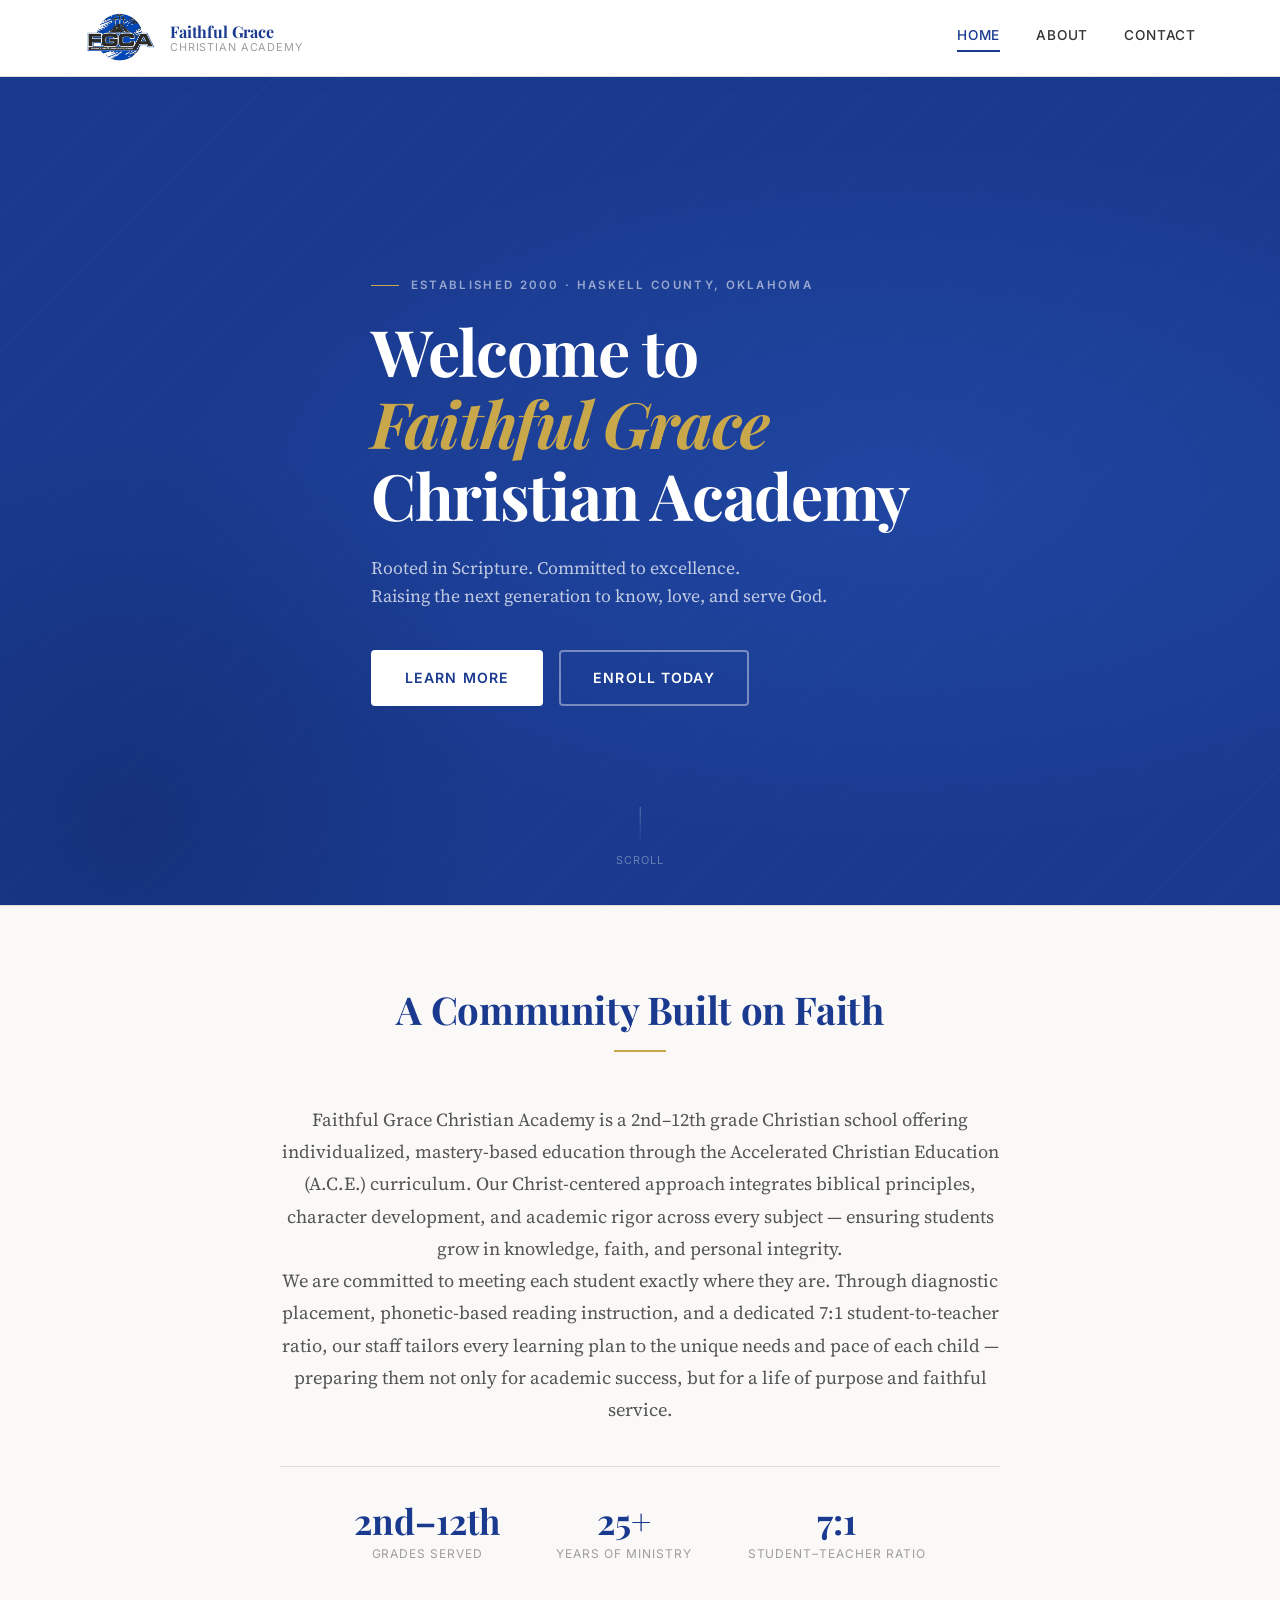
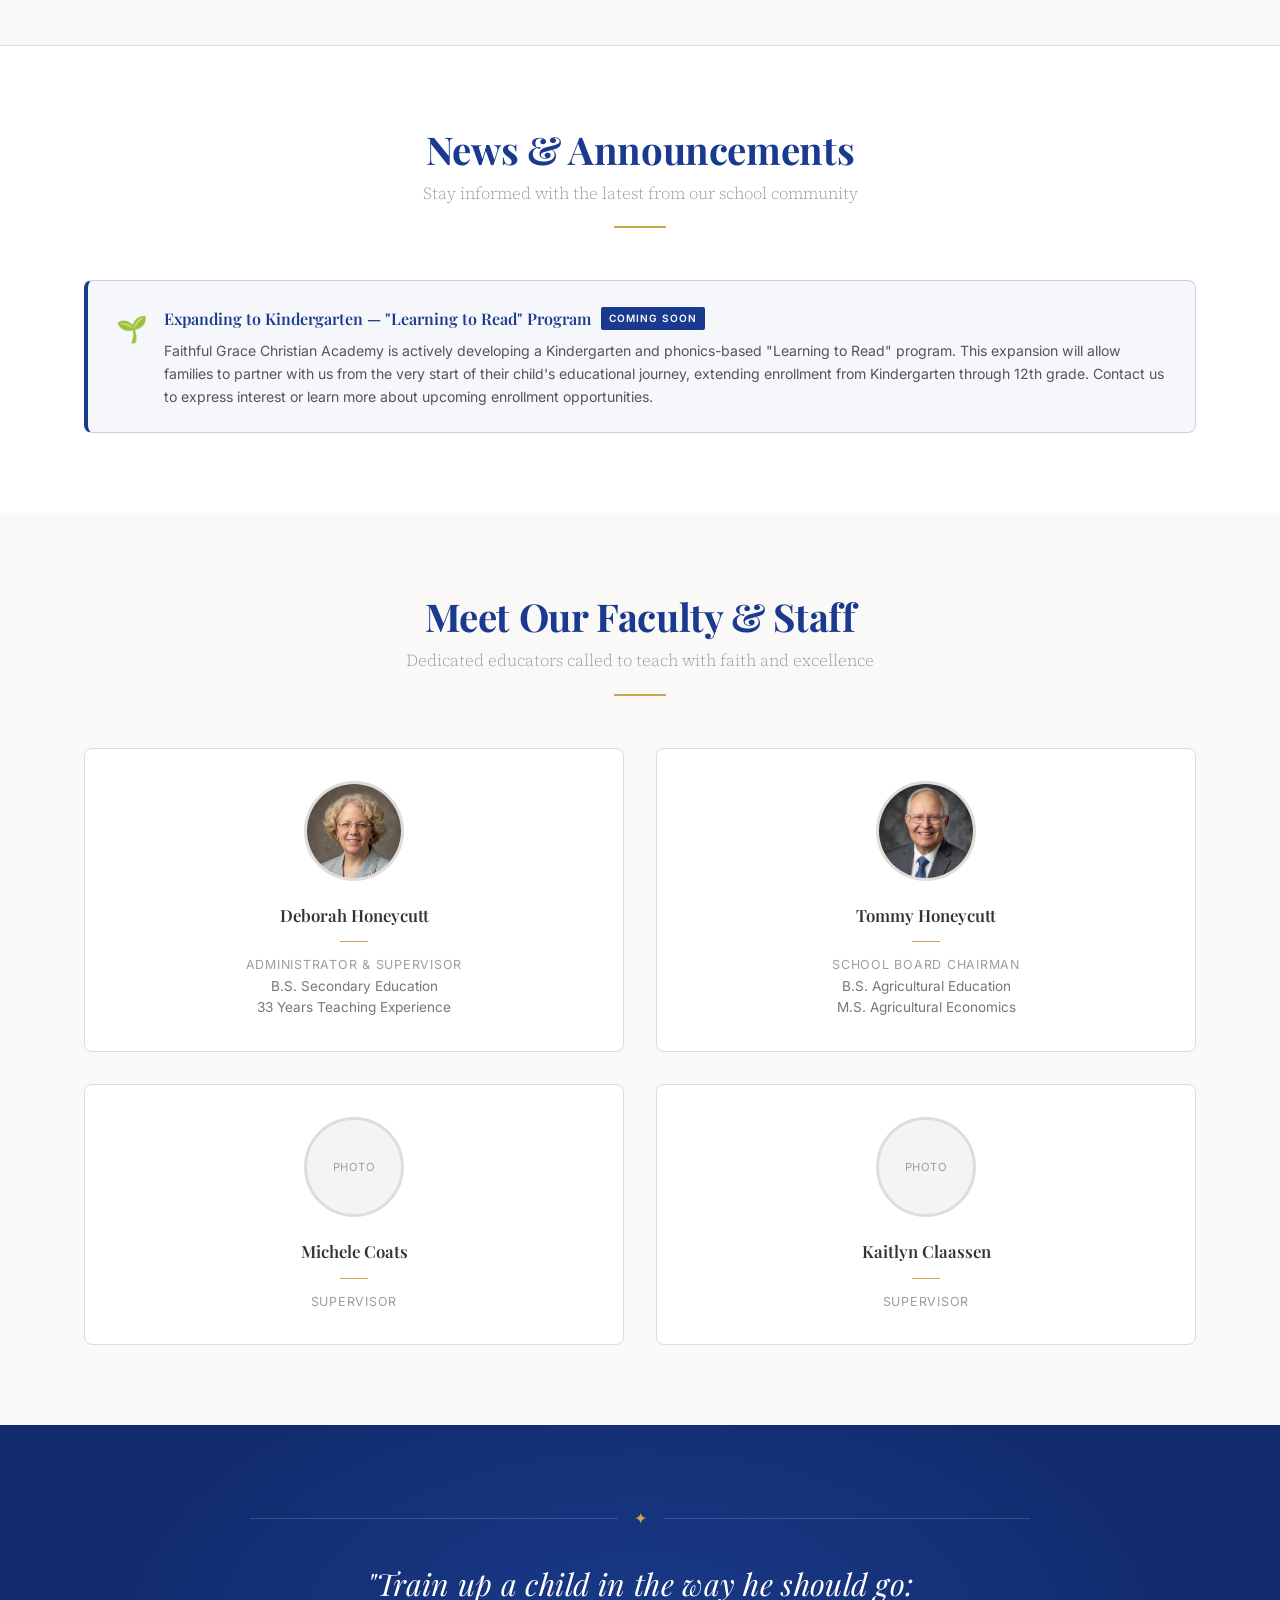
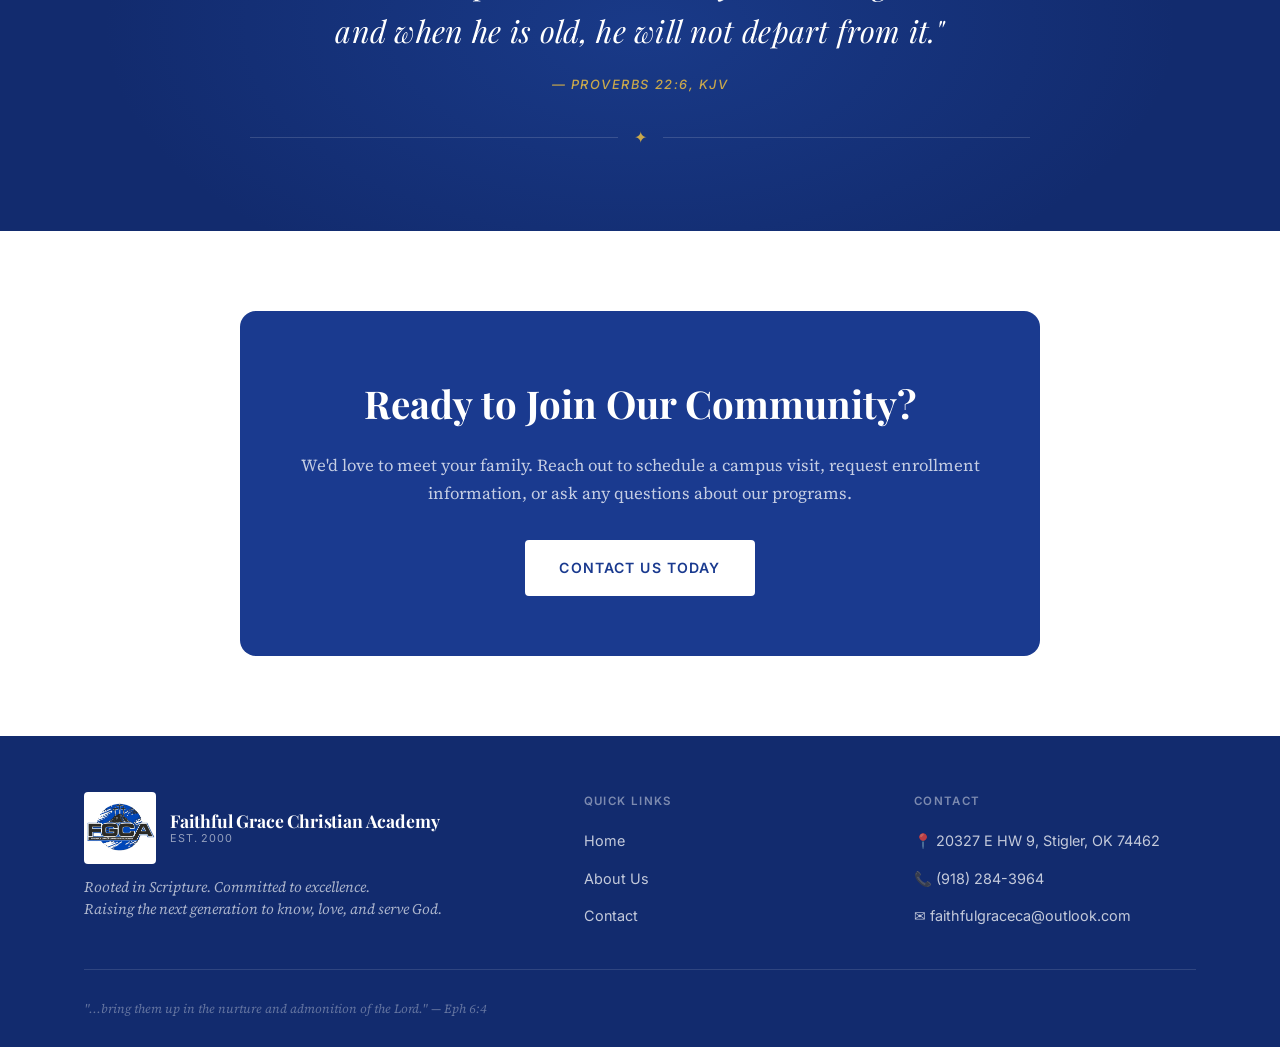
<file: index.html>
<!DOCTYPE html>
<html lang="en">
<head>
  <meta charset="UTF-8" />
  <meta name="viewport" content="width=device-width, initial-scale=1.0" />
  <meta name="description" content="Faithful Grace Christian Academy — nurturing minds and faith in a Christ-centered learning environment." />
  <title>Home | Faithful Grace Christian Academy</title>
  <link rel="icon" href="School_Logo.png" type="image/png">
  <link rel="stylesheet" href="styles.css" />
  <link rel="preconnect" href="https://fonts.googleapis.com" />
  <link rel="preconnect" href="https://fonts.gstatic.com" crossorigin />
</head>
<body>

  <!-- ============================================================
       SITE HEADER
       ============================================================ -->
  <header class="site-header">
    <div class="container">
      <div class="header-inner">

        <!-- Logo -->
        <a href="index.html" class="site-logo" aria-label="Faithful Grace Christian Academy — Home">
          <div class="logo-mark" aria-hidden="true">
			<img src="School_Logo.png" alt="Faithful Grace Christian Academy" class="logo-img">
		  </div>
          <div class="logo-text">
            <span class="logo-name">Faithful Grace</span>
            <span class="logo-sub">Christian Academy</span>
          </div>
        </a>

        <!-- Desktop Navigation -->
        <nav class="site-nav" aria-label="Main navigation">
          <a href="index.html" class="active">Home</a>
          <a href="about.html">About</a>
          <a href="contact.html">Contact</a>
        </nav>

        <!-- Hamburger Toggle (mobile) -->
        <button class="nav-toggle" id="navToggle" aria-label="Open navigation menu" aria-expanded="false" aria-controls="mobileNav">
          <span></span>
          <span></span>
          <span></span>
        </button>

      </div><!-- /.header-inner -->
    </div><!-- /.container -->

    <!-- Mobile Navigation -->
    <nav class="mobile-nav" id="mobileNav" aria-label="Mobile navigation">
      <a href="index.html">Home</a>
      <a href="about.html">About</a>
      <a href="contact.html">Contact</a>
    </nav>
  </header>

  <!-- ============================================================
       MAIN CONTENT
       ============================================================ -->
  <main>

    <!-- --------------------------------------------------------
         HERO SECTION
         -------------------------------------------------------- -->
    <section class="home-hero" aria-label="Welcome banner">
      <div class="home-hero-bg" aria-hidden="true"></div>
      <div class="container">
        <div class="home-hero-content">
          <p class="hero-eyebrow">Established 2000 · Haskell County, Oklahoma</p>
          <h1>Welcome to<br /><em>Faithful Grace</em><br />Christian Academy</h1>
          <p class="hero-motto">
            Rooted in Scripture. Committed to excellence.<br />
            Raising the next generation to know, love, and serve God.
          </p>
          <div class="hero-actions">
            <a href="about.html" class="btn btn-primary">Learn More</a>
            <a href="contact.html" class="btn" style="background:transparent;color:#fff;border-color:rgba(255,255,255,0.4);">Enroll Today</a>
          </div>
        </div>
      </div>
      <div class="hero-scroll" aria-hidden="true">
        <div class="scroll-line"></div>
        <span>Scroll</span>
      </div>
    </section>

    <!-- --------------------------------------------------------
         ABOUT SNAPSHOT
         -------------------------------------------------------- -->
    <section class="about-snapshot section-py" aria-labelledby="snapshot-heading">
      <div class="container">
        <div class="snapshot-inner">
          <div class="section-header">
            <h2 class="section-title" id="snapshot-heading">A Community Built on Faith</h2>
            <span class="rule"></span>
          </div>
          <p>
            Faithful Grace Christian Academy is a 2nd–12th grade Christian school offering
            individualized, mastery-based education through the Accelerated Christian Education
            (A.C.E.) curriculum. Our Christ-centered approach integrates biblical principles,
            character development, and academic rigor across every subject — ensuring students
            grow in knowledge, faith, and personal integrity.
          </p>
          <p>
            We are committed to meeting each student exactly where they are. Through diagnostic
            placement, phonetic-based reading instruction, and a dedicated 7:1 student-to-teacher
            ratio, our staff tailors every learning plan to the unique needs and pace of each
            child — preparing them not only for academic success, but for a life of purpose and
            faithful service.
          </p>

          <!-- Snapshot stats -->
          <div class="snapshot-stats">
            <div class="stat-item">
              <div class="stat-num">2nd–12th</div>
              <div class="stat-label">Grades Served</div>
            </div>
            <div class="stat-item">
              <div class="stat-num">25+</div>
              <div class="stat-label">Years of Ministry</div>
            </div>
            <div class="stat-item">
              <div class="stat-num">7:1</div>
              <div class="stat-label">Student–Teacher Ratio</div>
            </div>
          </div>

        </div>
      </div>
    </section>

    <!-- --------------------------------------------------------
         ANNOUNCEMENTS / HIGHLIGHTS (3 Cards)
         -------------------------------------------------------- -->
    <section class="announcements section-py" aria-labelledby="announce-heading">
      <div class="container">
        <div class="section-header">
          <h2 class="section-title" id="announce-heading">News &amp; Announcements</h2>
          <p class="section-subtitle">Stay informed with the latest from our school community</p>
          <span class="rule"></span>
        </div>

                <!-- Expansion Callout: K Program Coming Soon -->
        <div class="expansion-callout" role="note" aria-label="Upcoming program expansion">
          <span class="expansion-callout-icon" aria-hidden="true">🌱</span>
          <div>
            <h4>
              Expanding to Kindergarten — "Learning to Read" Program
              <span class="soon-badge">Coming Soon</span>
            </h4>
            <p>
              Faithful Grace Christian Academy is actively developing a Kindergarten and
              phonics-based "Learning to Read" program. This expansion will allow families
              to partner with us from the very start of their child's educational journey,
              extending enrollment from Kindergarten through 12th grade. Contact us to
              express interest or learn more about upcoming enrollment opportunities.
            </p>
          </div>
        </div>
      </div>
    </section>

    <!-- --------------------------------------------------------
         STAFF SECTION
         -------------------------------------------------------- -->
    <section class="staff-section section-py" aria-labelledby="staff-heading">
      <div class="container">
        <div class="section-header">
          <h2 class="section-title" id="staff-heading">Meet Our Faculty &amp; Staff</h2>
          <p class="section-subtitle">Dedicated educators called to teach with faith and excellence</p>
          <span class="rule"></span>
        </div>

        <div class="staff-grid">

          <!-- Staff Card 1 -->
          <article class="staff-card">
            <div>
				<img src="DH_Headshot.jpg" alt="Deborah Honeycutt" class="staff-photo">
			</div>
            <div class="staff-name">Deborah Honeycutt</div>
            <div class="staff-divider" aria-hidden="true"></div>
            <div class="staff-title">Administrator &amp; Supervisor</div>
            <p class="staff-bio">B.S. Secondary Education<br>33 Years Teaching Experience</p>
          </article>

          <!-- Staff Card 2 -->
          <article class="staff-card">
            <div>
				<img src="TH_Headshot.jpg" alt="Deborah Honeycutt" class="staff-photo">
			</div>
            <div class="staff-name">Tommy Honeycutt</div>
            <div class="staff-divider" aria-hidden="true"></div>
            <div class="staff-title">School Board Chairman</div>
            <p class="staff-bio">B.S. Agricultural Education<br>M.S. Agricultural Economics</p>
          </article>

          <!-- Staff Card 3 -->
          <article class="staff-card">
            <div class="staff-photo" aria-label="Staff Photo Placeholder">Photo</div>
            <div class="staff-name">Michele Coats</div>
            <div class="staff-divider" aria-hidden="true"></div>
            <div class="staff-title">Supervisor</div>
          </article>

          <!-- Staff Card 4 -->
          <article class="staff-card">
            <div class="staff-photo" aria-label="Staff Photo Placeholder">Photo</div>
            <div class="staff-name">Kaitlyn Claassen</div>
            <div class="staff-divider" aria-hidden="true"></div>
            <div class="staff-title">Supervisor</div>
          </article>

        </div><!-- /.staff-grid -->
      </div>
    </section>

    <!-- --------------------------------------------------------
         BIBLE VERSE BANNER
         -------------------------------------------------------- -->
    <section class="verse-banner section-py" aria-label="Scripture verse">
      <div class="container">
        <div class="verse-banner-inner">

          <div class="verse-rule-top" aria-hidden="true">
            <span>✦</span>
          </div>

          <blockquote>
            <p class="verse-text">
              "Train up a child in the way he should go:<br />
               and when he is old, he will not depart from it."
            </p>
            <cite class="verse-ref">— Proverbs 22:6, KJV</cite>
          </blockquote>

          <div class="verse-rule-bottom" aria-hidden="true">
            <span>✦</span>
          </div>

        </div>
      </div>
    </section>

    <!-- --------------------------------------------------------
         CALL TO ACTION — ENROLLMENT / CONTACT
         -------------------------------------------------------- -->
    <section class="cta-section section-py" aria-labelledby="cta-heading">
      <div class="container">
        <div class="cta-box">
          <h2 id="cta-heading">Ready to Join Our Community?</h2>
          <p>
            We'd love to meet your family. Reach out to schedule a campus visit,
            request enrollment information, or ask any questions about our programs.
          </p>
          <a href="contact.html" class="btn btn-primary">Contact Us Today</a>
        </div>
      </div>
    </section>

  </main>

  <!-- ============================================================
       SITE FOOTER
       ============================================================ -->
  <footer class="site-footer" aria-label="Site footer">
    <div class="container">
      <div class="footer-grid">

        <!-- Brand column -->
        <div class="footer-brand">
          <div class="site-logo">
            <div class="logo-mark" aria-hidden="true">
				<img src="School_Logo.png" alt="Faithful Grace Christian Academy" class="logo-img">
			</div>
            <div class="logo-text">
              <span class="logo-name">Faithful Grace Christian Academy</span>
              <span class="logo-sub">Est. 2000</span>
            </div>
          </div>
          <p class="footer-tagline">Rooted in Scripture. Committed to excellence.<br />Raising the next generation to know, love, and serve God.</p>
        </div>

        <!-- Quick Links -->
        <div class="footer-col">
          <h4>Quick Links</h4>
          <ul>
            <li><a href="index.html">Home</a></li>
            <li><a href="about.html">About Us</a></li>
            <li><a href="contact.html">Contact</a></li>
          </ul>
        </div>

        <!-- Contact Info -->
        <div class="footer-col">
          <h4>Contact</h4>
          <ul>
            <li><a href="https://maps.app.goo.gl/BbYE9xfXqpPF81os6", target="_blank">📍 20327 E HW 9, Stigler, OK 74462</a></li>
            <li><a href="tel:+19182843964">📞 (918) 284-3964</a></li>
            <li><a href="mailto:faithfulgraceca@outlook.com">✉ faithfulgraceca@outlook.com</a></li>
          </ul>
        </div>

      </div><!-- /.footer-grid -->

      <div class="footer-bottom">
        <p class="footer-verse">"...bring them up in the nurture and admonition of the Lord." — Eph 6:4</p>
      </div>
    </div>
  </footer>

  <!-- ============================================================
       VANILLA JS — MOBILE NAV TOGGLE
       ============================================================ -->
  <script>
    (function () {
      var toggle = document.getElementById('navToggle');
      var mobileNav = document.getElementById('mobileNav');

      toggle.addEventListener('click', function () {
        var isOpen = mobileNav.classList.toggle('open');
        toggle.classList.toggle('open', isOpen);
        toggle.setAttribute('aria-expanded', isOpen);
        toggle.setAttribute('aria-label', isOpen ? 'Close navigation menu' : 'Open navigation menu');
      });

      // Close mobile nav if a link is clicked
      mobileNav.querySelectorAll('a').forEach(function (link) {
        link.addEventListener('click', function () {
          mobileNav.classList.remove('open');
          toggle.classList.remove('open');
          toggle.setAttribute('aria-expanded', 'false');
          toggle.setAttribute('aria-label', 'Open navigation menu');
        });
      });
    })();
  </script>

</body>
</html>
</file>
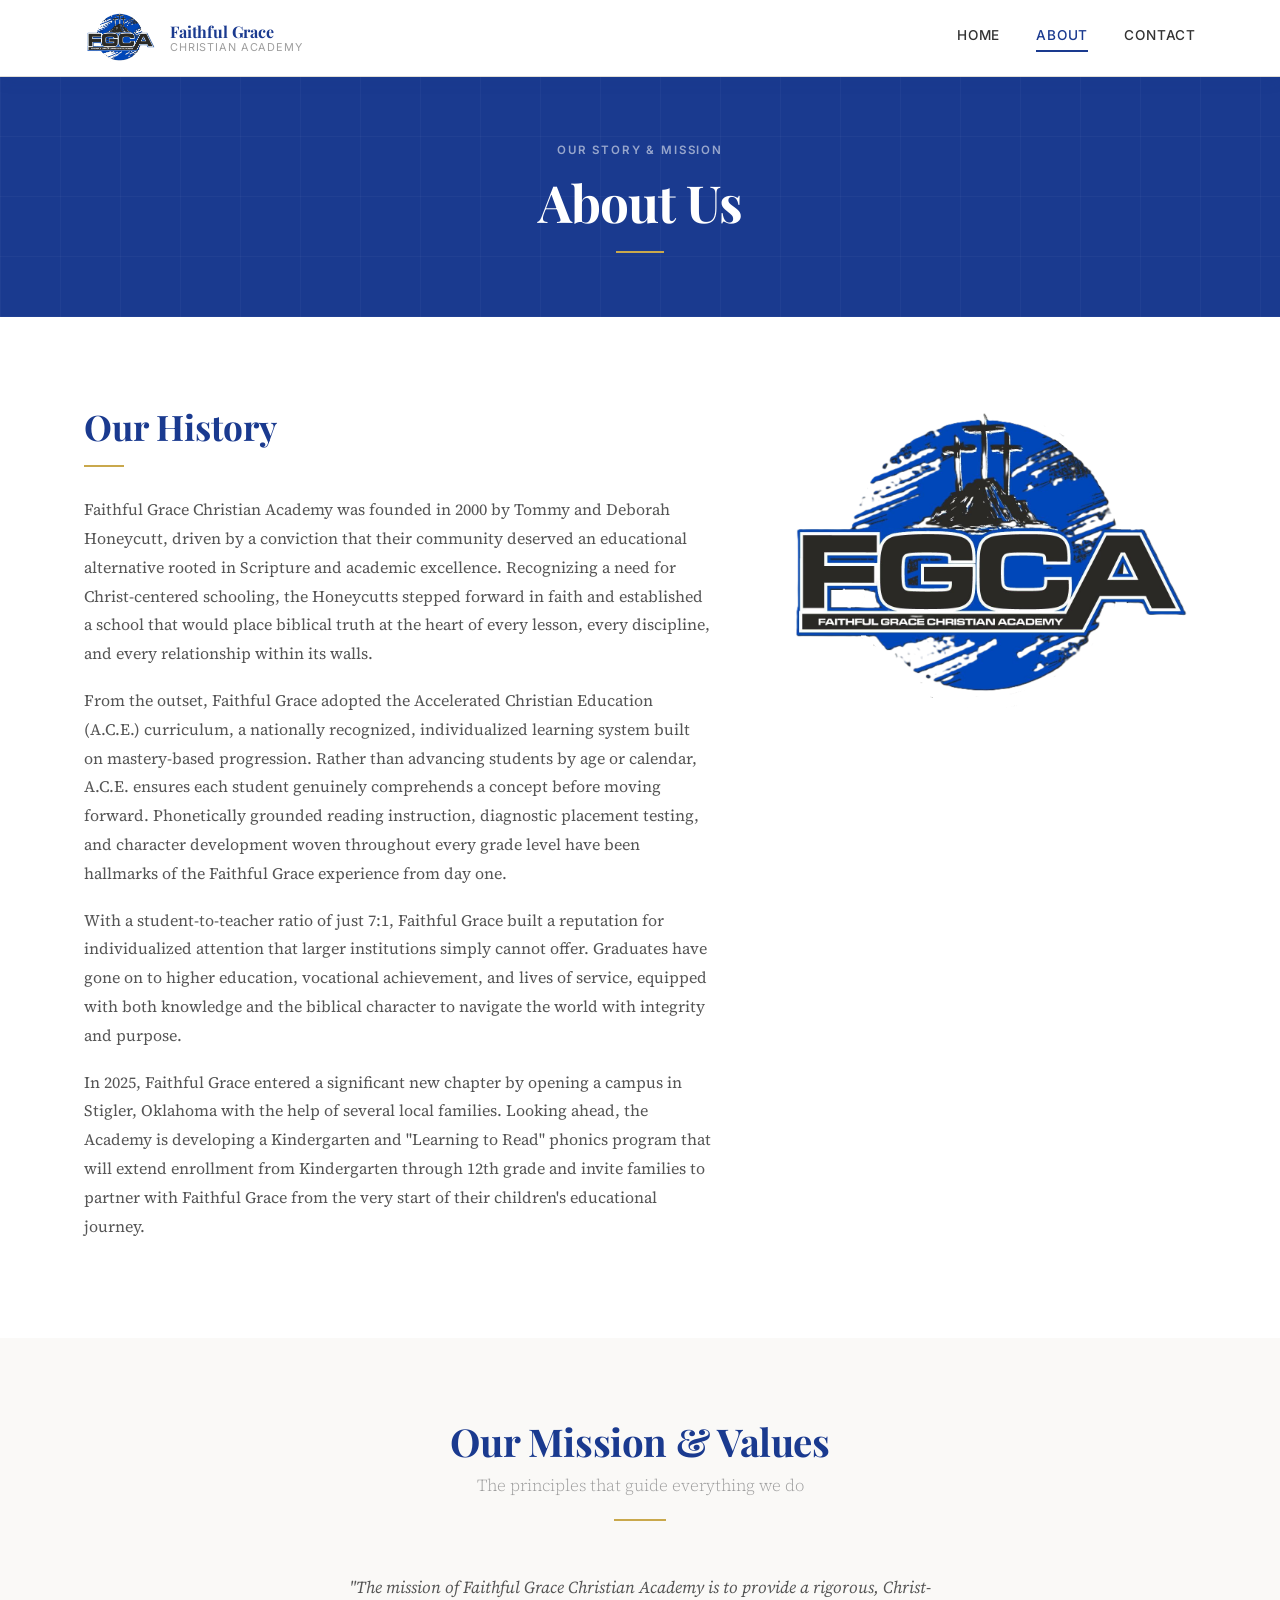
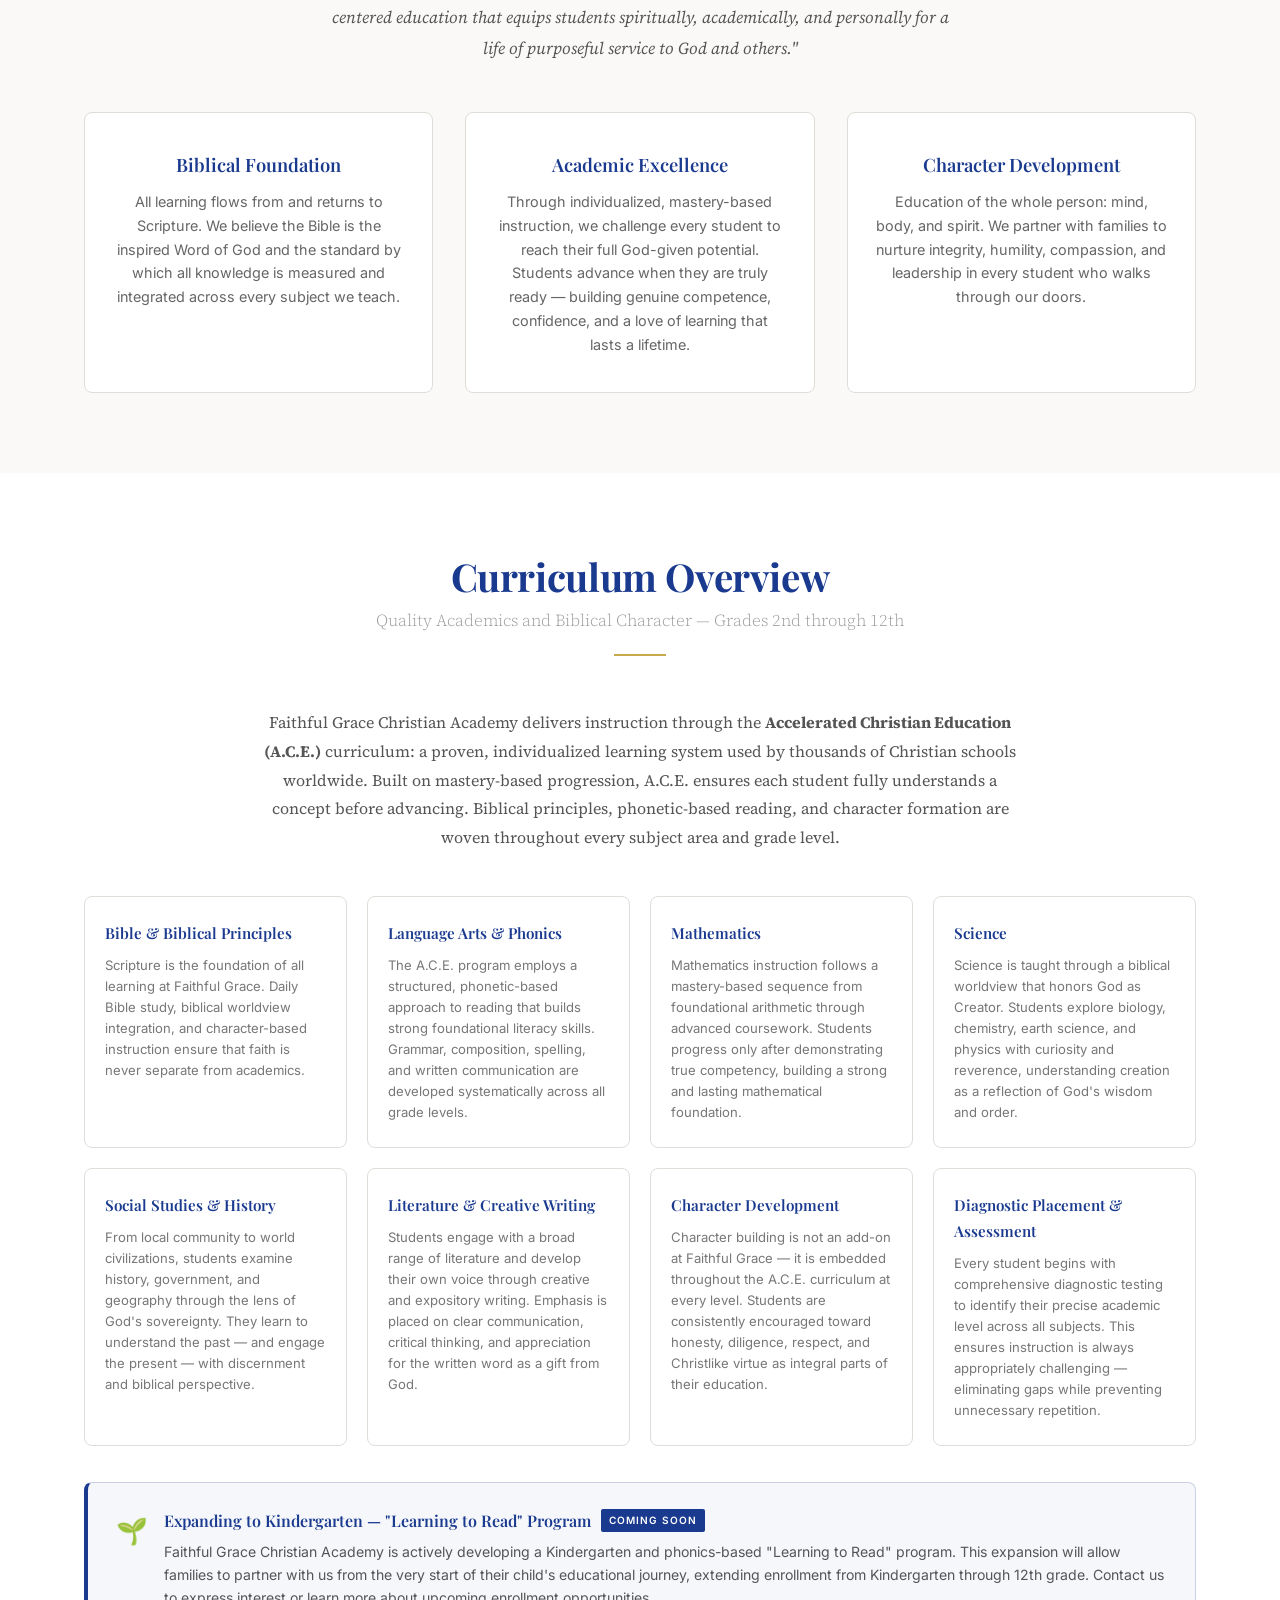
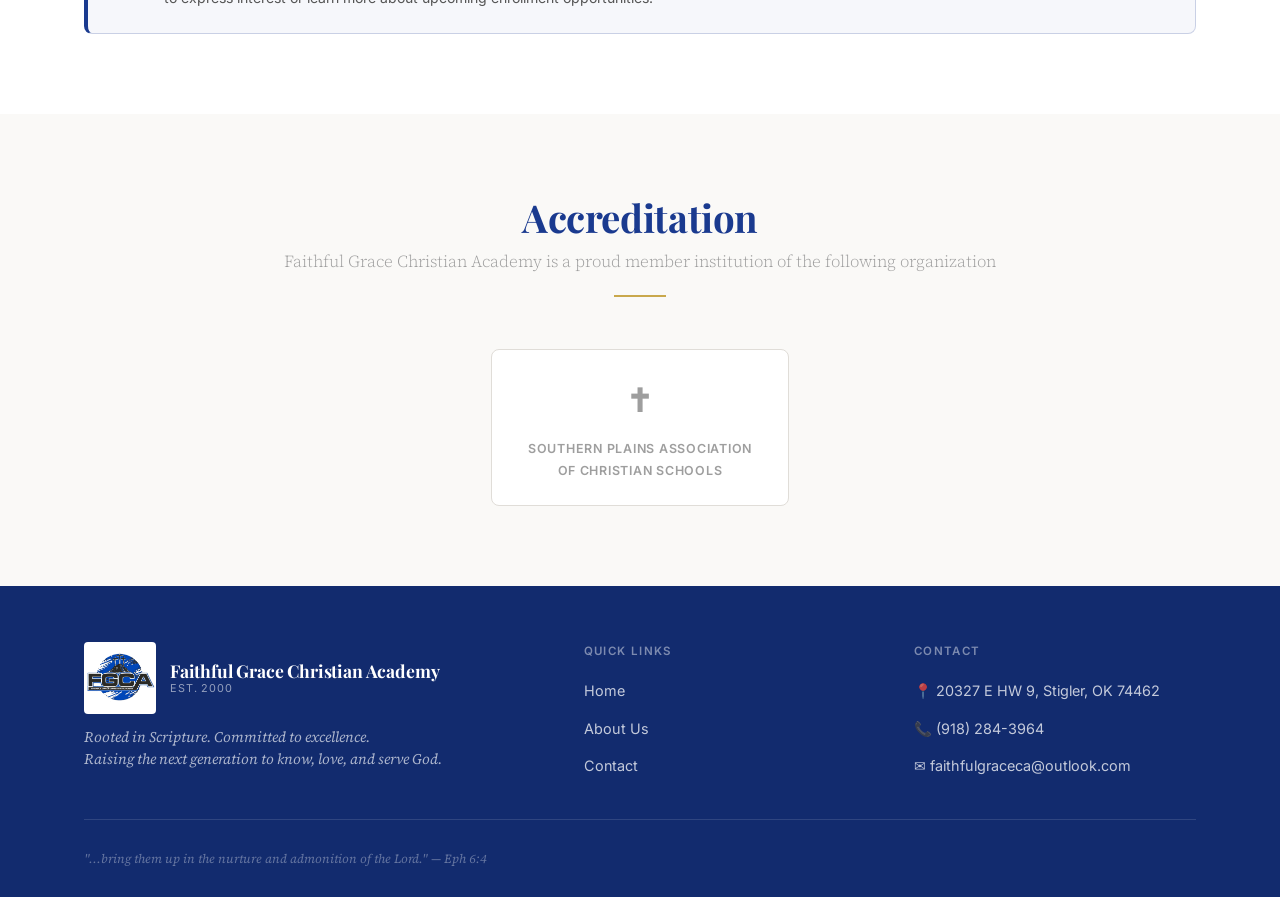
<file: about.html>
<!DOCTYPE html>
<html lang="en">
<head>
  <meta charset="UTF-8" />
  <meta name="viewport" content="width=device-width, initial-scale=1.0" />
  <meta name="description" content="Learn about Faithful Grace Christian Academy — our history, mission, values, and curriculum." />
  <title>About Us | Faithful Grace Christian Academy</title>
  <link rel="icon" href="School_Logo.png" type="image/png">
  <link rel="stylesheet" href="styles.css" />
  <link rel="preconnect" href="https://fonts.googleapis.com" />
  <link rel="preconnect" href="https://fonts.gstatic.com" crossorigin />
</head>
<body>

  <!-- ============================================================
       SITE HEADER
       ============================================================ -->
  <header class="site-header">
    <div class="container">
      <div class="header-inner">

        <!-- Logo -->
        <a href="index.html" class="site-logo" aria-label="Faithful Grace Christian Academy — Home">
          <div class="logo-mark" aria-hidden="true">
			<img src="School_Logo.png" alt="Faithful Grace Christian Academy" class="logo-img">
		  </div>
          <div class="logo-text">
            <span class="logo-name">Faithful Grace</span>
            <span class="logo-sub">Christian Academy</span>
          </div>
        </a>

        <!-- Desktop Navigation -->
        <nav class="site-nav" aria-label="Main navigation">
          <a href="index.html">Home</a>
          <a href="about.html" class="active">About</a>
          <a href="contact.html">Contact</a>
        </nav>

        <!-- Hamburger Toggle (mobile) -->
        <button class="nav-toggle" id="navToggle" aria-label="Open navigation menu" aria-expanded="false" aria-controls="mobileNav">
          <span></span>
          <span></span>
          <span></span>
        </button>

      </div><!-- /.header-inner -->
    </div><!-- /.container -->

    <!-- Mobile Navigation -->
    <nav class="mobile-nav" id="mobileNav" aria-label="Mobile navigation">
      <a href="index.html">Home</a>
      <a href="about.html">About</a>
      <a href="contact.html">Contact</a>
    </nav>
  </header>

  <!-- ============================================================
       MAIN CONTENT
       ============================================================ -->
  <main>

    <!-- --------------------------------------------------------
         PAGE HERO
         -------------------------------------------------------- -->
    <section class="page-hero" aria-label="Page banner">
      <div class="container">
        <div class="page-hero-content">
          <p class="page-hero-eyebrow">Our Story &amp; Mission</p>
          <h1>About Us</h1>
          <div class="page-hero-rule" aria-hidden="true"></div>
        </div>
      </div>
    </section>

    <!-- --------------------------------------------------------
         OUR HISTORY — Two-column layout
         -------------------------------------------------------- -->
    <section class="history-section section-py" aria-labelledby="history-heading">
      <div class="container">
        <div class="history-grid">

          <!-- Text column -->
          <div class="history-text">
            <h2 id="history-heading">Our History</h2>
            <span class="rule" aria-hidden="true"></span>

            <p>
			  Faithful Grace Christian Academy was founded in 2000 by Tommy and 
			  Deborah Honeycutt, driven by a conviction that their community deserved an 
			  educational alternative rooted in Scripture and academic excellence. 
			  Recognizing a need for Christ-centered schooling, the Honeycutts stepped 
			  forward in faith and established a school that would place biblical truth at 
			  the heart of every lesson, every discipline, and every relationship within its 
			  walls.
            </p>
            <p>
              From the outset, Faithful Grace adopted the Accelerated Christian Education 
			  (A.C.E.) curriculum, a nationally recognized, individualized learning system 
			  built on mastery-based progression. Rather than advancing students by age or 
			  calendar, A.C.E. ensures each student genuinely comprehends a concept before 
			  moving forward. Phonetically grounded reading instruction, diagnostic placement 
			  testing, and character development woven throughout every grade level have been 
			  hallmarks of the Faithful Grace experience from day one.
            </p>
            <p>
              With a student-to-teacher ratio of just 7:1, Faithful Grace built a reputation 
			  for individualized attention that larger institutions simply cannot offer. 
			  Graduates have gone on to higher education, vocational achievement, and lives 
			  of service, equipped with both knowledge and the biblical character to navigate 
			  the world with integrity and purpose.
            </p>
            <p>
			  In 2025, Faithful Grace entered a significant new chapter by opening a campus in 
			  Stigler, Oklahoma with the help of several local families. Looking ahead, the 
			  Academy is developing a Kindergarten and "Learning to Read" phonics program that 
			  will extend enrollment from Kindergarten through 12th grade and invite families 
			  to partner with Faithful Grace from the very start of their children's 
			  educational journey.
            </p>
          </div>

          <!-- Image column -->
          <div>
            <img src="School_Logo.png" alt="Faithful Grace Christian Academy" class="history-image">
          </div>

        </div><!-- /.history-grid -->
      </div>
    </section>

    <!-- --------------------------------------------------------
         OUR MISSION & VALUES — 3 icon cards
         -------------------------------------------------------- -->
    <section class="mission-section section-py" aria-labelledby="mission-heading">
      <div class="container">
        <div class="section-header">
          <h2 class="section-title" id="mission-heading">Our Mission &amp; Values</h2>
          <p class="section-subtitle">The principles that guide everything we do</p>
          <span class="rule"></span>
        </div>

        <!-- Mission Statement -->
        <p style="text-align:center; max-width:640px; margin:0 auto 48px; font-family:var(--font-serif); font-size:1.05rem; color:#555; line-height:1.8; font-style:italic;">
          "The mission of Faithful Grace Christian Academy is to provide a rigorous, Christ-centered
          education that equips students spiritually, academically, and personally for a life of
          purposeful service to God and others."
        </p>

        <div class="values-grid">

          <!-- Value 1 -->
          <div class="value-card">
            <h3>Biblical Foundation</h3>
            <p>
              All learning flows from and returns to Scripture. We believe the Bible is
              the inspired Word of God and the standard by which all knowledge is measured
              and integrated across every subject we teach.
            </p>
          </div>

          <!-- Value 2 -->
          <div class="value-card">
            <h3>Academic Excellence</h3>
            <p>
              Through individualized, mastery-based instruction, we challenge every student
              to reach their full God-given potential. Students advance when they are truly
              ready — building genuine competence, confidence, and a love of learning that
              lasts a lifetime.
            </p>
          </div>

          <!-- Value 3 -->
          <div class="value-card">
            <h3>Character Development</h3>
            <p>
              Education of the whole person: mind, body, and spirit. We partner with
              families to nurture integrity, humility, compassion, and leadership in
              every student who walks through our doors.
            </p>
          </div>

        </div><!-- /.values-grid -->
      </div>
    </section>

    <!-- --------------------------------------------------------
         CURRICULUM OVERVIEW — Card grid
         -------------------------------------------------------- -->
    <section class="curriculum-section section-py" aria-labelledby="curriculum-heading">
      <div class="container">
        <div class="section-header">
          <h2 class="section-title" id="curriculum-heading">Curriculum Overview</h2>
          <p class="section-subtitle">Quality Academics and Biblical Character — Grades 2nd through 12th</p>
          <span class="rule"></span>
        </div>

        <!-- ACE Curriculum Intro -->
        <p class="curriculum-intro">
          Faithful Grace Christian Academy delivers instruction through the
          <strong>Accelerated Christian Education (A.C.E.)</strong> curriculum: a proven,
          individualized learning system used by thousands of Christian schools worldwide.
          Built on mastery-based progression, A.C.E. ensures each student fully understands
          a concept before advancing. Biblical principles, phonetic-based reading, and
          character formation are woven throughout every subject area and grade level.
        </p>

        <div class="curriculum-grid">

          <!-- Subject 1 -->
          <div class="curriculum-card">
            <h4>Bible &amp; Biblical Principles</h4>
            <p>
              Scripture is the foundation of all learning at Faithful Grace. Daily Bible
              study, biblical worldview integration, and character-based instruction ensure
              that faith is never separate from academics.
            </p>
          </div>

          <!-- Subject 2 -->
          <div class="curriculum-card">
            <h4>Language Arts &amp; Phonics</h4>
            <p>
              The A.C.E. program employs a structured, phonetic-based approach to reading
              that builds strong foundational literacy skills. Grammar, composition, spelling,
              and written communication are developed systematically across all grade levels.
            </p>
          </div>

          <!-- Subject 3 -->
          <div class="curriculum-card">
            <h4>Mathematics</h4>
            <p>
              Mathematics instruction follows a mastery-based sequence from foundational
              arithmetic through advanced coursework. Students progress only after
              demonstrating true competency, building a strong and lasting mathematical
              foundation.
            </p>
          </div>

          <!-- Subject 4 -->
          <div class="curriculum-card">
            <h4>Science</h4>
            <p>
              Science is taught through a biblical worldview that honors God as Creator.
              Students explore biology, chemistry, earth science, and physics with
              curiosity and reverence, understanding creation as a reflection of
              God's wisdom and order.
            </p>
          </div>

          <!-- Subject 5 -->
          <div class="curriculum-card">
            <h4>Social Studies &amp; History</h4>
            <p>
              From local community to world civilizations, students examine history,
              government, and geography through the lens of God's sovereignty. They
              learn to understand the past — and engage the present — with discernment
              and biblical perspective.
            </p>
          </div>

          <!-- Subject 6 -->
          <div class="curriculum-card">
            <h4></span> Literature &amp; Creative Writing</h4>
            <p>
              Students engage with a broad range of literature and develop their own
              voice through creative and expository writing. Emphasis is placed on
              clear communication, critical thinking, and appreciation for the
              written word as a gift from God.
            </p>
          </div>

          <!-- Subject 7 -->
          <div class="curriculum-card">
            <h4>Character Development</h4>
            <p>
              Character building is not an add-on at Faithful Grace — it is embedded
              throughout the A.C.E. curriculum at every level. Students are consistently
              encouraged toward honesty, diligence, respect, and Christlike virtue as
              integral parts of their education.
            </p>
          </div>

          <!-- Subject 8 -->
          <div class="curriculum-card">
            <h4>Diagnostic Placement &amp; Assessment</h4>
            <p>
              Every student begins with comprehensive diagnostic testing to identify
              their precise academic level across all subjects. This ensures instruction
              is always appropriately challenging — eliminating gaps while preventing
              unnecessary repetition.
            </p>
          </div>

        </div><!-- /.curriculum-grid -->

        <!-- Expansion Callout: K Program Coming Soon -->
        <div class="expansion-callout" role="note" aria-label="Upcoming program expansion">
          <span class="expansion-callout-icon" aria-hidden="true">🌱</span>
          <div>
            <h4>
              Expanding to Kindergarten — "Learning to Read" Program
              <span class="soon-badge">Coming Soon</span>
            </h4>
            <p>
              Faithful Grace Christian Academy is actively developing a Kindergarten and
              phonics-based "Learning to Read" program. This expansion will allow families
              to partner with us from the very start of their child's educational journey,
              extending enrollment from Kindergarten through 12th grade. Contact us to
              express interest or learn more about upcoming enrollment opportunities.
            </p>
          </div>
        </div>

      </div>
    </section>

    <!-- --------------------------------------------------------
         ACCREDITATION / AFFILIATION
         -------------------------------------------------------- -->
	<section class="accreditation-section section-py" aria-labelledby="accred-heading">
      <div class="container">
        <div class="section-header">
          <h2 class="section-title" id="accred-heading">Accreditation</h2>
          <p class="section-subtitle">Faithful Grace Christian Academy is a proud member institution of the following organization</p>
          <span class="rule"></span>
        </div>
 
        <div class="accred-badges" role="list">
 
          <div class="accred-badge" role="listitem" style="min-width:260px; max-width:340px;">
            <span class="badge-icon" aria-hidden="true">✝</span>
            <span>Southern Plains Association<br />of Christian Schools</span>
          </div>
 
        </div><!-- /.accred-badges -->
 
      </div>
    </section>
 
  </main>

  <!-- ============================================================
       SITE FOOTER
       ============================================================ -->
  <footer class="site-footer" aria-label="Site footer">
    <div class="container">
      <div class="footer-grid">

        <!-- Brand column -->
        <div class="footer-brand">
          <div class="site-logo">
            <div class="logo-mark" aria-hidden="true">
				<img src="School_Logo.png" alt="Faithful Grace Christian Academy" class="logo-img">
			</div>
            <div class="logo-text">
              <span class="logo-name">Faithful Grace Christian Academy</span>
              <span class="logo-sub">Est. 2000</span>
            </div>
          </div>
          <p class="footer-tagline">Rooted in Scripture. Committed to excellence.<br />Raising the next generation to know, love, and serve God.</p>
        </div>

        <!-- Quick Links -->
        <div class="footer-col">
          <h4>Quick Links</h4>
          <ul>
            <li><a href="index.html">Home</a></li>
            <li><a href="about.html">About Us</a></li>
            <li><a href="contact.html">Contact</a></li>
          </ul>
        </div>

        <!-- Contact Info -->
        <div class="footer-col">
          <h4>Contact</h4>
          <ul>
            <li><a href="https://maps.app.goo.gl/BbYE9xfXqpPF81os6", target="_blank">📍 20327 E HW 9, Stigler, OK 74462</a></li>
            <li><a href="tel:+19182843964">📞 (918) 284-3964</a></li>
            <li><a href="mailto:faithfulgraceca@outlook.com">✉ faithfulgraceca@outlook.com</a></li>
          </ul>
        </div>

      </div><!-- /.footer-grid -->

      <div class="footer-bottom">
        <p class="footer-verse">"...bring them up in the nurture and admonition of the Lord." — Eph 6:4</p>
      </div>
    </div>
  </footer>

  <!-- ============================================================
       VANILLA JS — MOBILE NAV TOGGLE
       ============================================================ -->
  <script>
    (function () {
      var toggle = document.getElementById('navToggle');
      var mobileNav = document.getElementById('mobileNav');

      toggle.addEventListener('click', function () {
        var isOpen = mobileNav.classList.toggle('open');
        toggle.classList.toggle('open', isOpen);
        toggle.setAttribute('aria-expanded', isOpen);
        toggle.setAttribute('aria-label', isOpen ? 'Close navigation menu' : 'Open navigation menu');
      });

      mobileNav.querySelectorAll('a').forEach(function (link) {
        link.addEventListener('click', function () {
          mobileNav.classList.remove('open');
          toggle.classList.remove('open');
          toggle.setAttribute('aria-expanded', 'false');
          toggle.setAttribute('aria-label', 'Open navigation menu');
        });
      });
    })();
  </script>

</body>
</html>
</file>
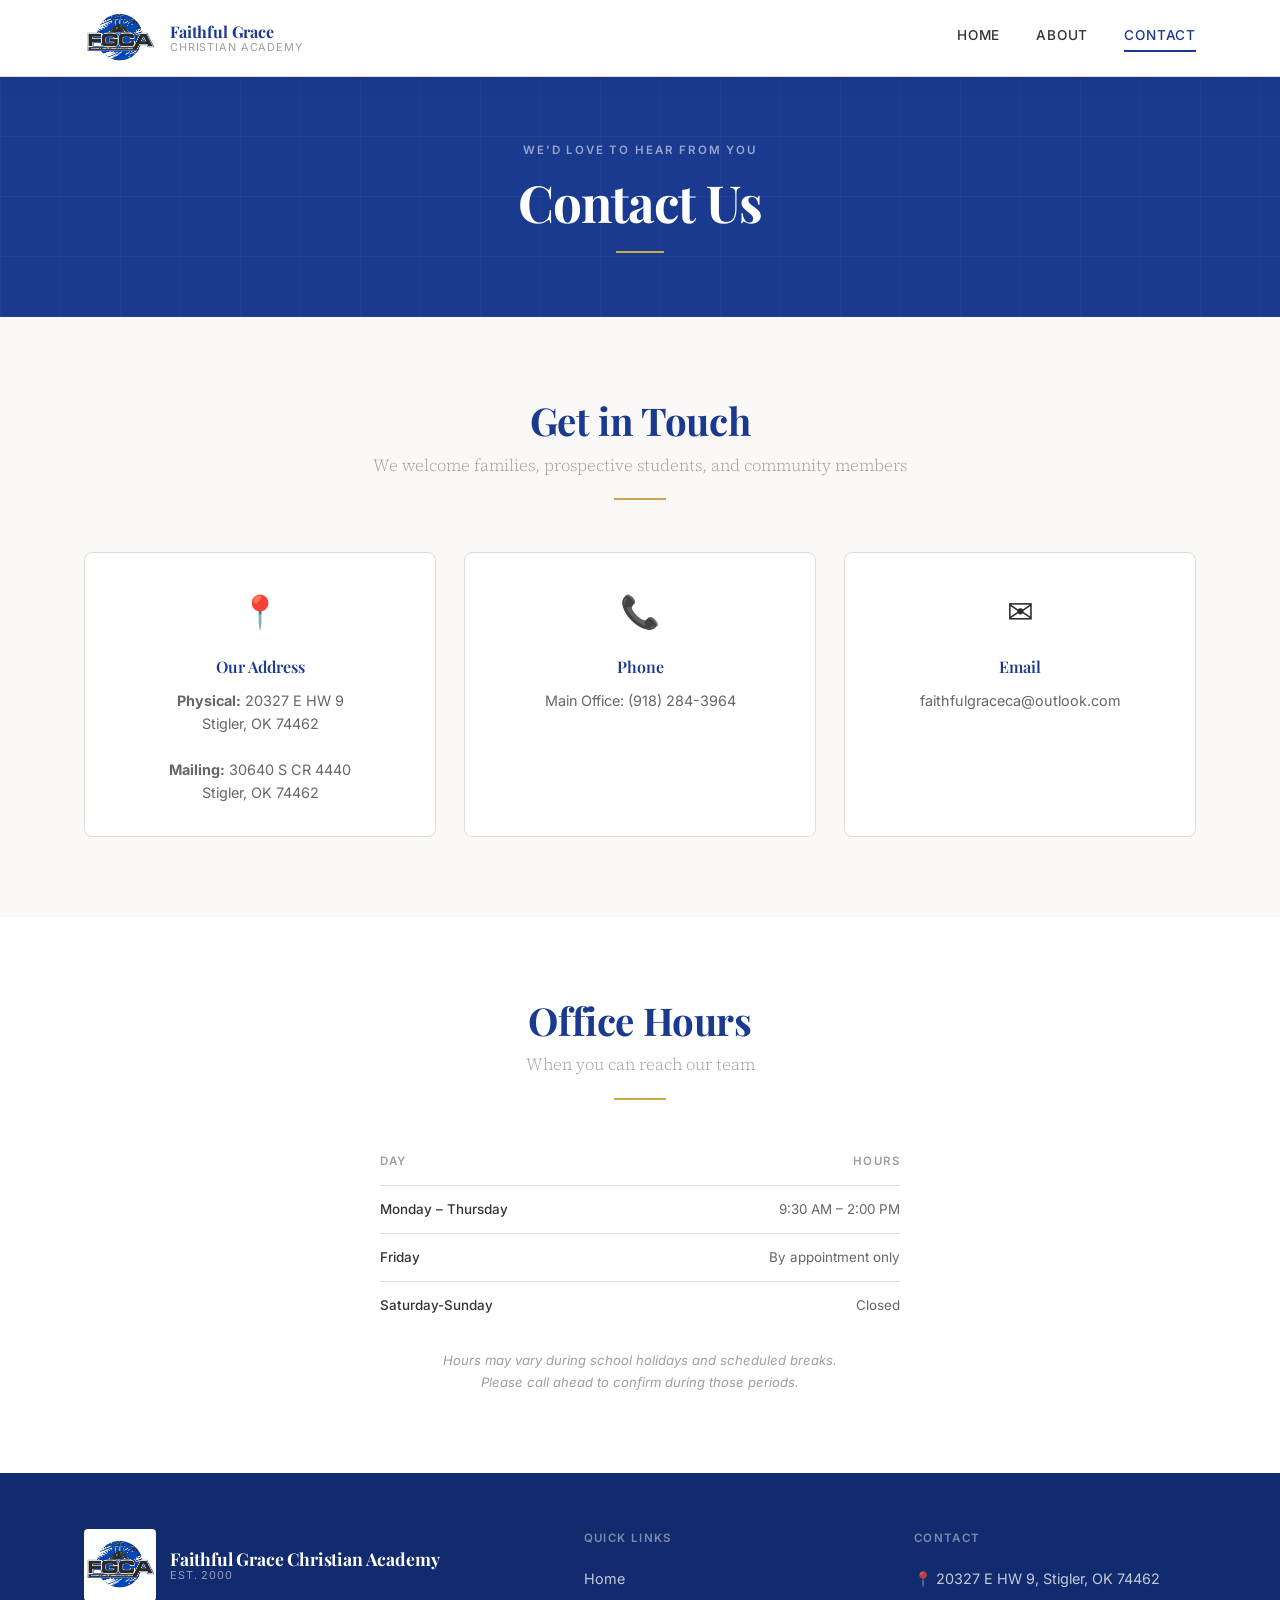
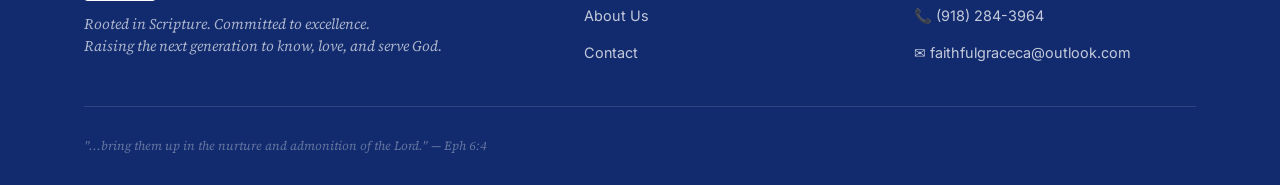
<file: contact.html>
<!DOCTYPE html>
<html lang="en">
<head>
  <meta charset="UTF-8" />
  <meta name="viewport" content="width=device-width, initial-scale=1.0" />
  <meta name="description" content="Contact Faithful Grace Christian Academy — reach out for enrollment, general inquiries, or prayer requests." />
  <title>Contact Us | Faithful Grace Christian Academy</title>
  <link rel="icon" href="School_Logo.png" type="image/png">
  <link rel="stylesheet" href="styles.css" />
  <link rel="preconnect" href="https://fonts.googleapis.com" />
  <link rel="preconnect" href="https://fonts.gstatic.com" crossorigin />
</head>
<body>

  <!-- ============================================================
       SITE HEADER
       ============================================================ -->
  <header class="site-header">
    <div class="container">
      <div class="header-inner">

        <!-- Logo -->
        <a href="index.html" class="site-logo" aria-label="Faithful Grace Christian Academy — Home">
          <div class="logo-mark" aria-hidden="true">
			<img src="School_Logo.png" alt="Faithful Grace Christian Academy" class="logo-img">
		  </div>
          <div class="logo-text">
            <span class="logo-name">Faithful Grace</span>
            <span class="logo-sub">Christian Academy</span>
          </div>
        </a>

        <!-- Desktop Navigation -->
        <nav class="site-nav" aria-label="Main navigation">
          <a href="index.html">Home</a>
          <a href="about.html">About</a>
          <a href="contact.html" class="active">Contact</a>
        </nav>

        <!-- Hamburger Toggle (mobile) -->
        <button class="nav-toggle" id="navToggle" aria-label="Open navigation menu" aria-expanded="false" aria-controls="mobileNav">
          <span></span>
          <span></span>
          <span></span>
        </button>

      </div><!-- /.header-inner -->
    </div><!-- /.container -->

    <!-- Mobile Navigation -->
    <nav class="mobile-nav" id="mobileNav" aria-label="Mobile navigation">
      <a href="index.html">Home</a>
      <a href="about.html">About</a>
      <a href="contact.html">Contact</a>
    </nav>
  </header>

  <!-- ============================================================
       MAIN CONTENT
       ============================================================ -->
 <main>
 
    <!-- --------------------------------------------------------
         PAGE HERO
         -------------------------------------------------------- -->
    <section class="page-hero" aria-label="Page banner">
      <div class="container">
        <div class="page-hero-content">
          <p class="page-hero-eyebrow">We'd Love to Hear from You</p>
          <h1>Contact Us</h1>
          <div class="page-hero-rule" aria-hidden="true"></div>
        </div>
      </div>
    </section>
 
    <!-- --------------------------------------------------------
         CONTACT INFO BLOCK — Three columns
         -------------------------------------------------------- -->
    <section class="contact-info section-py" aria-labelledby="info-heading">
      <div class="container">
        <div class="section-header">
          <h2 class="section-title" id="info-heading">Get in Touch</h2>
          <p class="section-subtitle">We welcome families, prospective students, and community members</p>
          <span class="rule"></span>
        </div>
 
        <div class="info-cols">
 
          <!-- Address -->
          <div class="info-col">
            <span class="info-icon" aria-hidden="true">📍</span>
            <h3>Our Address</h3>
            <p>
              <strong>Physical:</strong> 20327 E HW 9<br />
              Stigler, OK 74462<br /><br />
              <strong>Mailing:</strong> 30640 S CR 4440<br />
              Stigler, OK 74462
            </p>
          </div>
 
          <!-- Phone -->
          <div class="info-col">
            <span class="info-icon" aria-hidden="true">📞</span>
            <h3>Phone</h3>
            <p>
              Main Office: (918) 284-3964
            </p>
          </div>
 
          <!-- Email -->
          <div class="info-col">
            <span class="info-icon" aria-hidden="true">✉</span>
            <h3>Email</h3>
            <p>
              faithfulgraceca@outlook.com
            </p>
          </div>
 
        </div><!-- /.info-cols -->
      </div>
    </section>
 
    <!-- --------------------------------------------------------
         OFFICE HOURS (standalone section)
         -------------------------------------------------------- -->
    <section class="contact-info section-py" style="background:var(--white);" aria-labelledby="hours-heading">
      <div class="container">
        <div class="section-header">
          <h2 class="section-title" id="hours-heading">Office Hours</h2>
          <p class="section-subtitle">When you can reach our team</p>
          <span class="rule"></span>
        </div>
 
        <div style="max-width:520px; margin:0 auto;">
          <table class="hours-table" aria-label="Office hours" style="width:100%; border-collapse:collapse;">
            <thead>
              <tr>
                <th style="text-align:left; font-family:var(--font-body); font-size:0.72rem; font-weight:600; letter-spacing:0.1em; text-transform:uppercase; color:var(--medium-gray); padding-bottom:14px;">Day</th>
                <th style="text-align:right; font-family:var(--font-body); font-size:0.72rem; font-weight:600; letter-spacing:0.1em; text-transform:uppercase; color:var(--medium-gray); padding-bottom:14px;">Hours</th>
              </tr>
            </thead>
            <tbody>
              <tr style="border-top:1px solid var(--border-gray);">
                <td style="padding:12px 0; color:var(--dark-gray); font-weight:500;">Monday – Thursday</td>
                <td style="padding:12px 0; color:#666; text-align:right;">9:30 AM – 2:00 PM</td>
              </tr>
              <tr style="border-top:1px solid var(--border-gray);">
                <td style="padding:12px 0; color:var(--dark-gray); font-weight:500;">Friday</td>
                <td style="padding:12px 0; color:#666; text-align:right;">By appointment only</td>
              </tr>
              <tr style="border-top:1px solid var(--border-gray);">
                <td style="padding:12px 0; color:var(--dark-gray); font-weight:500;">Saturday-Sunday</td>
                <td style="padding:12px 0; color:#666; text-align:right;">Closed</td>
              </tr>
            </tbody>
          </table>
 
          <p style="margin-top:20px; font-size:0.82rem; color:var(--medium-gray); font-style:italic; text-align:center;">
            Hours may vary during school holidays and scheduled breaks.<br />
            Please call ahead to confirm during those periods.
          </p>
        </div>
 
      </div>
    </section>
 
  </main>
  <!-- ============================================================
       SITE FOOTER
       ============================================================ -->
  <footer class="site-footer" aria-label="Site footer">
    <div class="container">
      <div class="footer-grid">

        <!-- Brand column -->
        <div class="footer-brand">
          <div class="site-logo">
            <div class="logo-mark" aria-hidden="true">
				<img src="School_Logo.png" alt="Faithful Grace Christian Academy" class="logo-img">
			</div>
            <div class="logo-text">
              <span class="logo-name">Faithful Grace Christian Academy</span>
              <span class="logo-sub">Est. 2000</span>
            </div>
          </div>
          <p class="footer-tagline">Rooted in Scripture. Committed to excellence.<br />Raising the next generation to know, love, and serve God.</p>
        </div>

        <!-- Quick Links -->
        <div class="footer-col">
          <h4>Quick Links</h4>
          <ul>
            <li><a href="index.html">Home</a></li>
            <li><a href="about.html">About Us</a></li>
            <li><a href="contact.html">Contact</a></li>
          </ul>
        </div>

        <!-- Contact Info -->
        <div class="footer-col">
          <h4>Contact</h4>
          <ul>
            <li><a href="https://maps.app.goo.gl/BbYE9xfXqpPF81os6", target="_blank">📍 20327 E HW 9, Stigler, OK 74462</a></li>
            <li><a href="tel:+19182843964">📞 (918) 284-3964</a></li>
            <li><a href="mailto:faithfulgraceca@outlook.com">✉ faithfulgraceca@outlook.com</a></li>
          </ul>
        </div>

      </div><!-- /.footer-grid -->

      <div class="footer-bottom">
        <p class="footer-verse">"...bring them up in the nurture and admonition of the Lord." — Eph 6:4</p>
      </div>
    </div>
  </footer>

  <!-- ============================================================
       VANILLA JS — MOBILE NAV TOGGLE
       ============================================================ -->
  <script>
    (function () {
      var toggle = document.getElementById('navToggle');
      var mobileNav = document.getElementById('mobileNav');

      toggle.addEventListener('click', function () {
        var isOpen = mobileNav.classList.toggle('open');
        toggle.classList.toggle('open', isOpen);
        toggle.setAttribute('aria-expanded', isOpen);
        toggle.setAttribute('aria-label', isOpen ? 'Close navigation menu' : 'Open navigation menu');
      });

      mobileNav.querySelectorAll('a').forEach(function (link) {
        link.addEventListener('click', function () {
          mobileNav.classList.remove('open');
          toggle.classList.remove('open');
          toggle.setAttribute('aria-expanded', 'false');
          toggle.setAttribute('aria-label', 'Open navigation menu');
        });
      });
    })();
  </script>

</body>
</html>
</file>
<file: styles.css>
/* ============================================================
   FAITHFUL GRACE CHRISTIAN ACADEMY — Shared Stylesheet
   Author: Generated for FGCA
   ============================================================ */

/* ---- Google Fonts ---- */
@import url('https://fonts.googleapis.com/css2?family=Playfair+Display:ital,wght@0,400;0,600;0,700;1,400;1,600&family=Source+Serif+4:ital,wght@0,300;0,400;1,300&family=Inter:wght@300;400;500;600&display=swap');

/* ============================================================
   DESIGN TOKENS / CSS VARIABLES
   ============================================================ */
:root {
  /* Colors */
  --royal-blue:      #1a3a8f;
  --royal-blue-dark: #122b6e;
  --royal-blue-mid:  #1f4aad;
  --royal-blue-light:#2a5cc4;
  --white:           #ffffff;
  --off-white:       #faf9f7;
  --light-gray:      #f4f4f4;
  --border-gray:     #e0ddd8;
  --medium-gray:     #9e9e9e;
  --dark-gray:       #333333;
  --text-body:       #2c2c2c;
  --gold-accent:     #c9a84c;

  /* Typography */
  --font-heading: 'Playfair Display', Georgia, serif;
  --font-serif:   'Source Serif 4', Georgia, serif;
  --font-body:    'Inter', Helvetica, Arial, sans-serif;

  /* Spacing */
  --section-py:   80px;
  --container-w:  1160px;
  --container-px: 24px;

  /* Borders & Shadows */
  --radius-sm:    4px;
  --radius-md:    8px;
  --radius-lg:    16px;
  --shadow-card:  0 2px 12px rgba(26, 58, 143, 0.08);
  --shadow-hover: 0 8px 28px rgba(26, 58, 143, 0.14);
  --shadow-nav:   0 2px 16px rgba(26, 58, 143, 0.12);

  /* Transitions */
  --ease:         0.22s ease;
}

/* ============================================================
   RESET & BASE
   ============================================================ */
*, *::before, *::after {
  box-sizing: border-box;
  margin: 0;
  padding: 0;
}

html {
  scroll-behavior: smooth;
  font-size: 16px;
}

body {
  font-family: var(--font-body);
  color: var(--text-body);
  background: var(--white);
  line-height: 1.7;
  -webkit-font-smoothing: antialiased;
}

img {
  display: block;
  max-width: 100%;
}

a {
  color: inherit;
  text-decoration: none;
}

ul {
  list-style: none;
}

/* ============================================================
   UTILITY CLASSES
   ============================================================ */
.container {
  max-width: var(--container-w);
  margin: 0 auto;
  padding: 0 var(--container-px);
}

.section-py {
  padding: var(--section-py) 0;
}

.section-title {
  font-family: var(--font-heading);
  font-size: clamp(1.75rem, 3vw, 2.5rem);
  font-weight: 700;
  color: var(--royal-blue);
  letter-spacing: -0.01em;
  line-height: 1.2;
}

.section-subtitle {
  font-family: var(--font-serif);
  font-size: 1.05rem;
  color: var(--medium-gray);
  font-weight: 300;
  margin-top: 0.5rem;
}

.section-header {
  text-align: center;
  margin-bottom: 52px;
}

.section-header .rule {
  display: block;
  width: 52px;
  height: 2px;
  background: var(--gold-accent);
  margin: 18px auto 0;
}

.text-center { text-align: center; }
.text-white  { color: var(--white); }

/* Buttons */
.btn {
  display: inline-block;
  padding: 14px 32px;
  font-family: var(--font-body);
  font-size: 0.88rem;
  font-weight: 600;
  letter-spacing: 0.08em;
  text-transform: uppercase;
  border-radius: var(--radius-sm);
  transition: background var(--ease), color var(--ease), box-shadow var(--ease), transform var(--ease);
  cursor: pointer;
  border: 2px solid transparent;
}

.btn-primary {
  background: var(--white);
  color: var(--royal-blue);
  border-color: var(--white);
}
.btn-primary:hover {
  background: transparent;
  color: var(--white);
  box-shadow: 0 0 0 2px var(--white);
}

.btn-blue {
  background: var(--royal-blue);
  color: var(--white);
  border-color: var(--royal-blue);
}
.btn-blue:hover {
  background: var(--royal-blue-dark);
  border-color: var(--royal-blue-dark);
  transform: translateY(-1px);
  box-shadow: var(--shadow-hover);
}

/* Placeholder image boxes */
.img-placeholder {
  background: var(--light-gray);
  border: 1px dashed var(--border-gray);
  display: flex;
  align-items: center;
  justify-content: center;
  color: var(--medium-gray);
  font-size: 0.8rem;
  font-family: var(--font-body);
  letter-spacing: 0.05em;
  text-transform: uppercase;
  border-radius: var(--radius-md);
}

/* ============================================================
   SITE HEADER / NAVIGATION
   ============================================================ */
.site-header {
  position: sticky;
  top: 0;
  z-index: 100;
  background: var(--white);
  border-bottom: 1px solid var(--border-gray);
  box-shadow: var(--shadow-nav);
}

.header-inner {
  display: flex;
  align-items: center;
  justify-content: space-between;
  height: 76px;
  gap: 24px;
}

/* Logo */
.site-logo {
  display: flex;
  align-items: center;
  gap: 14px;
  flex-shrink: 0;
  text-decoration: none;
}

.logo-mark {
  width: 72px;
  height: 72px;
  background: var(--white);
  border-radius: var(--radius-sm);
  display: flex;
  align-items: center;
  justify-content: center;
  color: var(--white);
  font-size: 1.4rem;
  flex-shrink: 0;
}

.logo-text {
  display: flex;
  flex-direction: column;
  line-height: 1.15;
}

.logo-name {
  font-family: var(--font-heading);
  font-size: 1rem;
  font-weight: 700;
  color: var(--royal-blue);
  letter-spacing: -0.01em;
}

.logo-sub {
  font-family: var(--font-body);
  font-size: 0.68rem;
  color: var(--medium-gray);
  letter-spacing: 0.08em;
  text-transform: uppercase;
}

/* Desktop Nav */
.site-nav {
  display: flex;
  align-items: center;
  gap: 36px;
}

.site-nav a {
  font-family: var(--font-body);
  font-size: 0.85rem;
  font-weight: 500;
  letter-spacing: 0.06em;
  text-transform: uppercase;
  color: var(--dark-gray);
  position: relative;
  padding-bottom: 4px;
  transition: color var(--ease);
}

.site-nav a::after {
  content: '';
  position: absolute;
  bottom: 0;
  left: 0;
  width: 0;
  height: 2px;
  background: var(--royal-blue);
  transition: width var(--ease);
}

.site-nav a:hover {
  color: var(--royal-blue);
}

.site-nav a:hover::after,
.site-nav a.active::after {
  width: 100%;
}

.site-nav a.active {
  color: var(--royal-blue);
}

/* Hamburger */
.nav-toggle {
  display: none;
  flex-direction: column;
  gap: 5px;
  background: none;
  border: none;
  cursor: pointer;
  padding: 4px;
  z-index: 110;
}

.nav-toggle span {
  display: block;
  width: 24px;
  height: 2px;
  background: var(--royal-blue);
  border-radius: 2px;
  transition: transform 0.3s ease, opacity 0.3s ease;
}

.nav-toggle.open span:nth-child(1) { transform: translateY(7px) rotate(45deg); }
.nav-toggle.open span:nth-child(2) { opacity: 0; }
.nav-toggle.open span:nth-child(3) { transform: translateY(-7px) rotate(-45deg); }

/* Mobile Nav Overlay */
.mobile-nav {
  display: none;
  position: fixed;
  top: 76px;
  left: 0;
  right: 0;
  background: var(--white);
  border-bottom: 1px solid var(--border-gray);
  box-shadow: var(--shadow-hover);
  z-index: 99;
  padding: 24px var(--container-px);
  flex-direction: column;
  gap: 0;
}

.mobile-nav.open {
  display: flex;
}

.mobile-nav a {
  font-family: var(--font-body);
  font-size: 0.95rem;
  font-weight: 500;
  color: var(--dark-gray);
  padding: 14px 0;
  border-bottom: 1px solid var(--border-gray);
  letter-spacing: 0.04em;
  text-transform: uppercase;
  transition: color var(--ease);
}

.mobile-nav a:last-child { border-bottom: none; }
.mobile-nav a:hover { color: var(--royal-blue); }

/* ============================================================
   SITE FOOTER
   ============================================================ */
.site-footer {
  background: var(--royal-blue-dark);
  color: var(--white);
  padding: 56px 0 28px;
}

.footer-grid {
  display: grid;
  grid-template-columns: 1.6fr 1fr 1fr;
  gap: 48px;
  padding-bottom: 40px;
  border-bottom: 1px solid rgba(255,255,255,0.12);
  margin-bottom: 28px;
}

.footer-brand .logo-name {
  color: var(--white);
  font-size: 1.1rem;
}

.footer-brand .logo-sub {
  color: rgba(255,255,255,0.55);
}

.footer-tagline {
  font-family: var(--font-serif);
  font-style: italic;
  font-size: 0.92rem;
  color: rgba(255,255,255,0.65);
  margin-top: 12px;
  line-height: 1.5;
}

.footer-col h4 {
  font-family: var(--font-body);
  font-size: 0.72rem;
  font-weight: 600;
  letter-spacing: 0.12em;
  text-transform: uppercase;
  color: rgba(255,255,255,0.45);
  margin-bottom: 16px;
}

.footer-col ul {
  display: flex;
  flex-direction: column;
  gap: 10px;
}

.footer-col ul a {
  font-size: 0.9rem;
  color: rgba(255,255,255,0.75);
  transition: color var(--ease);
}

.footer-col ul a:hover {
  color: var(--white);
}

.footer-bottom {
  display: flex;
  align-items: center;
  justify-content: space-between;
  gap: 16px;
  flex-wrap: wrap;
}

.footer-copy {
  font-size: 0.78rem;
  color: rgba(255,255,255,0.4);
}

.footer-verse {
  font-family: var(--font-serif);
  font-style: italic;
  font-size: 0.78rem;
  color: rgba(255,255,255,0.35);
}

/* ============================================================
   PAGE HERO (INTERIOR PAGES)
   ============================================================ */
.page-hero {
  background: var(--royal-blue);
  padding: 64px 0;
  position: relative;
  overflow: hidden;
}

.page-hero::before {
  content: '';
  position: absolute;
  inset: 0;
  background:
    repeating-linear-gradient(
      90deg,
      rgba(255,255,255,0.03) 0px,
      rgba(255,255,255,0.03) 1px,
      transparent 1px,
      transparent 60px
    ),
    repeating-linear-gradient(
      0deg,
      rgba(255,255,255,0.03) 0px,
      rgba(255,255,255,0.03) 1px,
      transparent 1px,
      transparent 60px
    );
  pointer-events: none;
}

.page-hero-content {
  position: relative;
  z-index: 1;
  text-align: center;
}

.page-hero-eyebrow {
  font-family: var(--font-body);
  font-size: 0.72rem;
  font-weight: 600;
  letter-spacing: 0.16em;
  text-transform: uppercase;
  color: rgba(255,255,255,0.55);
  margin-bottom: 12px;
}

.page-hero h1 {
  font-family: var(--font-heading);
  font-size: clamp(2rem, 4vw, 3.2rem);
  font-weight: 700;
  color: var(--white);
  letter-spacing: -0.02em;
  line-height: 1.15;
}

.page-hero-rule {
  width: 48px;
  height: 2px;
  background: var(--gold-accent);
  margin: 20px auto 0;
}

/* ============================================================
   HOME — HERO SECTION
   ============================================================ */
.home-hero {
  position: relative;
  background: var(--royal-blue);
  min-height: 92vh;
  display: flex;
  align-items: center;
  overflow: hidden;
}

.home-hero-bg {
  position: absolute;
  inset: 0;
  overflow: hidden;
}

/* Subtle geometric overlay */
.home-hero-bg::before {
  content: '';
  position: absolute;
  inset: 0;
  background:
    radial-gradient(ellipse 80% 60% at 70% 50%, rgba(42,92,196,0.35) 0%, transparent 70%),
    radial-gradient(ellipse 50% 80% at 10% 90%, rgba(18,43,110,0.6) 0%, transparent 60%);
}

.home-hero-bg::after {
  content: '';
  position: absolute;
  inset: 0;
  background:
    repeating-linear-gradient(
      -45deg,
      rgba(255,255,255,0.015) 0px,
      rgba(255,255,255,0.015) 1px,
      transparent 1px,
      transparent 48px
    );
}

.home-hero-content {
  position: relative;
  z-index: 1;
  max-width: 680px;
}

.hero-eyebrow {
  font-family: var(--font-body);
  font-size: 0.72rem;
  font-weight: 600;
  letter-spacing: 0.2em;
  text-transform: uppercase;
  color: rgba(255,255,255,0.55);
  margin-bottom: 20px;
  display: flex;
  align-items: center;
  gap: 12px;
}

.hero-eyebrow::before {
  content: '';
  display: block;
  width: 28px;
  height: 1px;
  background: var(--gold-accent);
}

.home-hero h1 {
  font-family: var(--font-heading);
  font-size: clamp(2.4rem, 5.5vw, 4rem);
  font-weight: 700;
  color: var(--white);
  line-height: 1.12;
  letter-spacing: -0.02em;
  margin-bottom: 24px;
}

.home-hero h1 em {
  font-style: italic;
  color: var(--gold-accent);
}

.hero-motto {
  font-family: var(--font-serif);
  font-size: 1.1rem;
  color: rgba(255,255,255,0.72);
  line-height: 1.6;
  margin-bottom: 40px;
  max-width: 520px;
}

.hero-actions {
  display: flex;
  gap: 16px;
  flex-wrap: wrap;
}

.hero-scroll {
  position: absolute;
  bottom: 36px;
  left: 50%;
  transform: translateX(-50%);
  z-index: 1;
  display: flex;
  flex-direction: column;
  align-items: center;
  gap: 8px;
  color: rgba(255,255,255,0.35);
  font-size: 0.68rem;
  letter-spacing: 0.1em;
  text-transform: uppercase;
}

.scroll-line {
  width: 1px;
  height: 36px;
  background: linear-gradient(to bottom, rgba(255,255,255,0.3), transparent);
}

/* ============================================================
   HOME — ABOUT SNAPSHOT
   ============================================================ */
.about-snapshot {
  background: var(--off-white);
  border-top: 1px solid var(--border-gray);
  border-bottom: 1px solid var(--border-gray);
}

.snapshot-inner {
  max-width: 720px;
  margin: 0 auto;
  text-align: center;
}

.snapshot-inner p {
  font-family: var(--font-serif);
  font-size: 1.15rem;
  line-height: 1.75;
  color: #555;
}

.snapshot-stats {
  display: flex;
  justify-content: center;
  gap: 56px;
  margin-top: 40px;
  padding-top: 36px;
  border-top: 1px solid var(--border-gray);
}

.stat-item {
  text-align: center;
}

.stat-num {
  font-family: var(--font-heading);
  font-size: 2.2rem;
  font-weight: 700;
  color: var(--royal-blue);
  line-height: 1;
}

.stat-label {
  font-size: 0.75rem;
  letter-spacing: 0.08em;
  text-transform: uppercase;
  color: var(--medium-gray);
  margin-top: 6px;
}

/* ============================================================
   HOME — ANNOUNCEMENTS / HIGHLIGHTS
   ============================================================ */
.announcements { background: var(--white); }

.cards-row {
  display: grid;
  grid-template-columns: repeat(3, 1fr);
  gap: 28px;
}

.card {
  background: var(--white);
  border: 1px solid var(--border-gray);
  border-radius: var(--radius-md);
  padding: 32px 28px;
  transition: box-shadow var(--ease), transform var(--ease), border-color var(--ease);
}

.card:hover {
  box-shadow: var(--shadow-hover);
  transform: translateY(-3px);
  border-color: rgba(26,58,143,0.15);
}

.card-tag {
  font-size: 0.68rem;
  font-weight: 600;
  letter-spacing: 0.1em;
  text-transform: uppercase;
  color: var(--royal-blue);
  background: rgba(26,58,143,0.07);
  display: inline-block;
  padding: 4px 10px;
  border-radius: 2px;
  margin-bottom: 16px;
}

.card h3 {
  font-family: var(--font-heading);
  font-size: 1.2rem;
  font-weight: 600;
  color: var(--dark-gray);
  margin-bottom: 10px;
  line-height: 1.3;
}

.card p {
  font-size: 0.9rem;
  color: #666;
  line-height: 1.65;
}

.card-date {
  display: block;
  margin-top: 16px;
  font-size: 0.75rem;
  color: var(--medium-gray);
  font-style: italic;
}

/* ============================================================
   HOME — STAFF SECTION
   ============================================================ */
.staff-section { background: var(--off-white); }

.staff-grid {
  display: grid;
  grid-template-columns: repeat(2, 1fr);
  gap: 32px;
}

.staff-card {
  background: var(--white);
  border: 1px solid var(--border-gray);
  border-radius: var(--radius-md);
  padding: 32px 24px;
  text-align: center;
  transition: box-shadow var(--ease), transform var(--ease);
}

.staff-card:hover {
  box-shadow: var(--shadow-hover);
  transform: translateY(-2px);
}

.staff-photo {
  width: 100px;
  height: 100px;
  border-radius: 50%;
  background: var(--light-gray);
  border: 3px solid var(--border-gray);
  display: flex;
  align-items: center;
  justify-content: center;
  margin: 0 auto 20px;
  font-size: 0.7rem;
  letter-spacing: 0.05em;
  text-transform: uppercase;
  color: var(--medium-gray);
  font-family: var(--font-body);
}

.staff-name {
  font-family: var(--font-heading);
  font-size: 1.05rem;
  font-weight: 600;
  color: var(--dark-gray);
  margin-bottom: 4px;
}

.staff-title {
  font-size: 0.78rem;
  color: var(--medium-gray);
  letter-spacing: 0.06em;
  text-transform: uppercase;
}

.staff-divider {
  width: 28px;
  height: 1px;
  background: var(--gold-accent);
  margin: 12px auto;
}

.staff-bio {
  font-size: 0.85rem;
  color: #777;
  line-height: 1.6;
}

/* ============================================================
   HOME — BIBLE VERSE BANNER
   ============================================================ */
.verse-banner {
  background: var(--royal-blue-dark);
  position: relative;
  overflow: hidden;
}

.verse-banner::before {
  content: '';
  position: absolute;
  inset: 0;
  background:
    radial-gradient(ellipse 60% 100% at 50% 50%, rgba(42,92,196,0.3) 0%, transparent 70%);
  pointer-events: none;
}

.verse-banner-inner {
  position: relative;
  z-index: 1;
  text-align: center;
  max-width: 780px;
  margin: 0 auto;
}

.verse-rule-top,
.verse-rule-bottom {
  display: flex;
  align-items: center;
  justify-content: center;
  gap: 16px;
  margin-bottom: 28px;
}

.verse-rule-bottom {
  margin-bottom: 0;
  margin-top: 28px;
}

.verse-rule-top span,
.verse-rule-bottom span {
  color: var(--gold-accent);
  font-size: 1rem;
}

.verse-rule-top::before,
.verse-rule-top::after,
.verse-rule-bottom::before,
.verse-rule-bottom::after {
  content: '';
  flex: 1;
  height: 1px;
  background: rgba(255,255,255,0.15);
}

.verse-text {
  font-family: var(--font-heading);
  font-style: italic;
  font-size: clamp(1.3rem, 2.5vw, 1.9rem);
  color: var(--white);
  line-height: 1.55;
  font-weight: 400;
  letter-spacing: 0.01em;
}

.verse-ref {
  display: block;
  margin-top: 20px;
  font-family: var(--font-body);
  font-size: 0.8rem;
  font-weight: 500;
  letter-spacing: 0.12em;
  text-transform: uppercase;
  color: var(--gold-accent);
}

/* ============================================================
   HOME — CTA SECTION
   ============================================================ */
.cta-section { background: var(--white); }

.cta-box {
  background: var(--royal-blue);
  border-radius: var(--radius-lg);
  padding: 60px 48px;
  text-align: center;
  max-width: 800px;
  margin: 0 auto;
}

.cta-box h2 {
  font-family: var(--font-heading);
  font-size: clamp(1.6rem, 3vw, 2.4rem);
  font-weight: 700;
  color: var(--white);
  margin-bottom: 16px;
}

.cta-box p {
  font-family: var(--font-serif);
  font-size: 1.05rem;
  color: rgba(255,255,255,0.75);
  margin-bottom: 32px;
  line-height: 1.65;
}

/* ============================================================
   ABOUT PAGE — HISTORY SECTION
   ============================================================ */
.history-section { background: var(--white); }

.history-grid {
  display: grid;
  grid-template-columns: 1fr 420px;
  gap: 64px;
  align-items: start;
}

.history-text h2 {
  font-family: var(--font-heading);
  font-size: clamp(1.6rem, 2.8vw, 2.2rem);
  font-weight: 700;
  color: var(--royal-blue);
  margin-bottom: 8px;
}

.history-text .rule {
  display: block;
  width: 40px;
  height: 2px;
  background: var(--gold-accent);
  margin-bottom: 28px;
}

.history-text p {
  font-family: var(--font-serif);
  font-size: 1rem;
  color: #555;
  line-height: 1.8;
  margin-bottom: 18px;
}

.history-image {
  width: 110%;
  height: 110%;
}

/* ============================================================
   ABOUT — MISSION & VALUES
   ============================================================ */
.mission-section { background: var(--off-white); }

.values-grid {
  display: grid;
  grid-template-columns: repeat(3, 1fr);
  gap: 32px;
}

.value-card {
  background: var(--white);
  border: 1px solid var(--border-gray);
  border-radius: var(--radius-md);
  padding: 36px 28px;
  text-align: center;
  transition: box-shadow var(--ease), transform var(--ease);
}

.value-card:hover {
  box-shadow: var(--shadow-hover);
  transform: translateY(-2px);
}

.value-icon {
  font-size: 2.4rem;
  margin-bottom: 16px;
  display: block;
}

.value-card h3 {
  font-family: var(--font-heading);
  font-size: 1.15rem;
  font-weight: 600;
  color: var(--royal-blue);
  margin-bottom: 10px;
}

.value-card p {
  font-size: 0.9rem;
  color: #666;
  line-height: 1.65;
}

/* ============================================================
   ABOUT — CURRICULUM OVERVIEW
   ============================================================ */
.curriculum-section { background: var(--white); }

.curriculum-grid {
  display: grid;
  grid-template-columns: repeat(4, 1fr);
  gap: 20px;
}

.curriculum-card {
  border: 1px solid var(--border-gray);
  border-radius: var(--radius-md);
  padding: 24px 20px;
  transition: border-color var(--ease), box-shadow var(--ease);
}

.curriculum-card:hover {
  border-color: rgba(26,58,143,0.25);
  box-shadow: var(--shadow-card);
}

.curriculum-card h4 {
  font-family: var(--font-heading);
  font-size: 0.95rem;
  font-weight: 600;
  color: var(--royal-blue);
  margin-bottom: 8px;
  display: flex;
  align-items: center;
  gap: 8px;
}

.curriculum-card h4 .c-icon {
  color: var(--gold-accent);
}

.curriculum-card p {
  font-size: 0.82rem;
  color: #777;
  line-height: 1.6;
}

/* Curriculum ACE intro paragraph */
.curriculum-intro {
  max-width: 760px;
  margin: 0 auto 44px;
  text-align: center;
  font-family: var(--font-serif);
  font-size: 1rem;
  color: #555;
  line-height: 1.8;
}

/* Expansion / Coming Soon callout */
.expansion-callout {
  margin-top: 36px;
  border: 1px solid rgba(26,58,143,0.2);
  border-left: 4px solid var(--royal-blue);
  border-radius: var(--radius-md);
  background: rgba(26,58,143,0.04);
  padding: 24px 28px;
  display: flex;
  align-items: flex-start;
  gap: 16px;
}

.expansion-callout-icon {
  font-size: 1.6rem;
  flex-shrink: 0;
  margin-top: 2px;
}

.expansion-callout h4 {
  font-family: var(--font-heading);
  font-size: 1rem;
  font-weight: 600;
  color: var(--royal-blue);
  margin-bottom: 6px;
  display: flex;
  align-items: center;
  gap: 10px;
  flex-wrap: wrap;
}

.expansion-callout .soon-badge {
  display: inline-block;
  background: var(--royal-blue);
  color: var(--white);
  font-family: var(--font-body);
  font-size: 0.63rem;
  font-weight: 600;
  letter-spacing: 0.1em;
  text-transform: uppercase;
  padding: 3px 8px;
  border-radius: 2px;
  vertical-align: middle;
}

.expansion-callout p {
  font-size: 0.88rem;
  color: #555;
  line-height: 1.65;
}

/* ============================================================
   ABOUT — ACCREDITATION
   ============================================================ */
.accreditation-section { background: var(--off-white); }

.accred-badges {
  display: flex;
  justify-content: center;
  gap: 24px;
  flex-wrap: wrap;
  margin-top: 40px;
}

.accred-badge {
  border: 1px solid var(--border-gray);
  border-radius: var(--radius-md);
  padding: 24px 36px;
  background: var(--white);
  text-align: center;
  min-width: 180px;
  transition: box-shadow var(--ease);
}

.accred-badge:hover {
  box-shadow: var(--shadow-card);
}

.accred-badge .badge-icon {
  font-size: 2rem;
  display: block;
  margin-bottom: 10px;
}

.accred-badge span {
  font-size: 0.78rem;
  font-weight: 600;
  letter-spacing: 0.06em;
  text-transform: uppercase;
  color: var(--medium-gray);
  display: block;
}

/* ============================================================
   CONTACT PAGE — INFO BLOCK
   ============================================================ */
.contact-info { background: var(--off-white); }

.info-cols {
  display: grid;
  grid-template-columns: repeat(3, 1fr);
  gap: 28px;
}

.info-col {
  background: var(--white);
  border: 1px solid var(--border-gray);
  border-radius: var(--radius-md);
  padding: 32px 28px;
  text-align: center;
  transition: box-shadow var(--ease);
}

.info-col:hover {
  box-shadow: var(--shadow-hover);
}

.info-icon {
  font-size: 2rem;
  display: block;
  margin-bottom: 14px;
}

.info-col h3 {
  font-family: var(--font-heading);
  font-size: 1rem;
  font-weight: 600;
  color: var(--royal-blue);
  margin-bottom: 8px;
}

.info-col p {
  font-size: 0.9rem;
  color: #666;
  line-height: 1.6;
}

/* ============================================================
   CONTACT PAGE — FORM
   ============================================================ */
.contact-form-section { background: var(--white); }

.form-layout {
  display: grid;
  grid-template-columns: 1fr 420px;
  gap: 64px;
  align-items: start;
}

.form-intro h2 {
  font-family: var(--font-heading);
  font-size: clamp(1.5rem, 2.5vw, 2rem);
  font-weight: 700;
  color: var(--royal-blue);
  margin-bottom: 8px;
}

.form-intro .rule {
  display: block;
  width: 40px;
  height: 2px;
  background: var(--gold-accent);
  margin-bottom: 20px;
}

.form-intro p {
  font-family: var(--font-serif);
  color: #666;
  line-height: 1.7;
  margin-bottom: 16px;
}

/* Contact Form */
.contact-form {
  display: flex;
  flex-direction: column;
  gap: 20px;
}

.form-row {
  display: grid;
  grid-template-columns: 1fr 1fr;
  gap: 16px;
}

.form-field {
  display: flex;
  flex-direction: column;
  gap: 6px;
}

.form-field label {
  font-size: 0.78rem;
  font-weight: 600;
  letter-spacing: 0.07em;
  text-transform: uppercase;
  color: var(--dark-gray);
}

.form-field label .opt {
  font-weight: 400;
  color: var(--medium-gray);
  text-transform: none;
  letter-spacing: 0;
}

.form-field input,
.form-field select,
.form-field textarea {
  font-family: var(--font-body);
  font-size: 0.93rem;
  color: var(--dark-gray);
  background: var(--white);
  border: 1px solid var(--border-gray);
  border-radius: var(--radius-sm);
  padding: 11px 14px;
  transition: border-color var(--ease), box-shadow var(--ease);
  outline: none;
  width: 100%;
  appearance: none;
  -webkit-appearance: none;
}

.form-field input:focus,
.form-field select:focus,
.form-field textarea:focus {
  border-color: var(--royal-blue);
  box-shadow: 0 0 0 3px rgba(26,58,143,0.1);
}

.form-field input::placeholder,
.form-field textarea::placeholder {
  color: var(--medium-gray);
  font-style: italic;
}

.form-field select {
  background-image: url("data:image/svg+xml,%3Csvg xmlns='http://www.w3.org/2000/svg' width='12' height='8' viewBox='0 0 12 8'%3E%3Cpath d='M1 1l5 5 5-5' stroke='%239e9e9e' stroke-width='1.5' fill='none' stroke-linecap='round'/%3E%3C/svg%3E");
  background-repeat: no-repeat;
  background-position: right 14px center;
  padding-right: 38px;
}

.form-field textarea {
  resize: vertical;
  min-height: 140px;
}

.form-submit {
  padding: 14px 36px;
  font-family: var(--font-body);
  font-size: 0.85rem;
  font-weight: 600;
  letter-spacing: 0.1em;
  text-transform: uppercase;
  background: var(--royal-blue);
  color: var(--white);
  border: 2px solid var(--royal-blue);
  border-radius: var(--radius-sm);
  cursor: pointer;
  transition: background var(--ease), transform var(--ease), box-shadow var(--ease);
  align-self: flex-start;
}

.form-submit:hover {
  background: var(--royal-blue-dark);
  border-color: var(--royal-blue-dark);
  transform: translateY(-1px);
  box-shadow: var(--shadow-hover);
}

/* Form Sidebar Info */
.form-sidebar {
  padding-top: 8px;
}

.sidebar-card {
  background: var(--off-white);
  border: 1px solid var(--border-gray);
  border-radius: var(--radius-md);
  padding: 28px 24px;
  margin-bottom: 20px;
}

.sidebar-card h4 {
  font-family: var(--font-heading);
  font-size: 0.95rem;
  font-weight: 600;
  color: var(--royal-blue);
  margin-bottom: 12px;
}

.hours-table {
  width: 100%;
  border-collapse: collapse;
  font-size: 0.84rem;
}

.hours-table tr:not(:last-child) td {
  padding-bottom: 8px;
}

.hours-table td:first-child {
  color: var(--dark-gray);
  font-weight: 500;
  width: 50%;
}

.hours-table td:last-child {
  color: #666;
  text-align: right;
}

/* ============================================================
   CONTACT — MAP PLACEHOLDER
   ============================================================ */
.map-section { background: var(--off-white); }

.map-placeholder {
  width: 100%;
  height: 380px;
  background: var(--light-gray);
  border: 1px dashed var(--border-gray);
  border-radius: var(--radius-md);
  display: flex;
  flex-direction: column;
  align-items: center;
  justify-content: center;
  gap: 12px;
  color: var(--medium-gray);
}

.map-placeholder .map-icon {
  font-size: 2.5rem;
  opacity: 0.5;
}

.map-placeholder p {
  font-size: 0.88rem;
  letter-spacing: 0.05em;
}

.map-placeholder span {
  font-size: 0.75rem;
  color: var(--border-gray);
}

/* ============================================================
   RESPONSIVE — TABLET
   ============================================================ */
@media (max-width: 960px) {
  :root {
    --section-py: 60px;
  }

  /* Nav */
  .site-nav { display: none; }
  .nav-toggle { display: flex; }

  /* Footer */
  .footer-grid { grid-template-columns: 1fr 1fr; }

  /* Home */
  .cards-row { grid-template-columns: 1fr; }
  .staff-grid { grid-template-columns: repeat(2, 1fr); }

  /* About */
  .history-grid { grid-template-columns: 1fr; }
  .history-image { height: 280px; }
  .values-grid { grid-template-columns: 1fr; }
  .curriculum-grid { grid-template-columns: repeat(2, 1fr); }

  /* Contact */
  .info-cols { grid-template-columns: 1fr; }
  .form-layout { grid-template-columns: 1fr; }
  .form-sidebar { display: none; }
}

/* ============================================================
   RESPONSIVE — MOBILE
   ============================================================ */
@media (max-width: 600px) {
  :root {
    --section-py: 48px;
    --container-px: 18px;
  }

  .header-inner { height: 64px; }
  .mobile-nav { top: 64px; }

  .logo-text { display: none; }

  .home-hero { min-height: 80vh; }
  .hero-actions { flex-direction: column; }
  .hero-actions .btn { text-align: center; }

  .snapshot-stats {
    flex-direction: column;
    gap: 24px;
    align-items: center;
  }

  .staff-grid { grid-template-columns: 1fr; }

  .curriculum-grid { grid-template-columns: 1fr; }

  .footer-grid {
    grid-template-columns: 1fr;
    gap: 32px;
  }

  .footer-bottom {
    flex-direction: column;
    text-align: center;
  }

  .cta-box { padding: 40px 24px; }

  .form-row { grid-template-columns: 1fr; }

  .accred-badges { flex-direction: column; align-items: center; }
}
</file>
